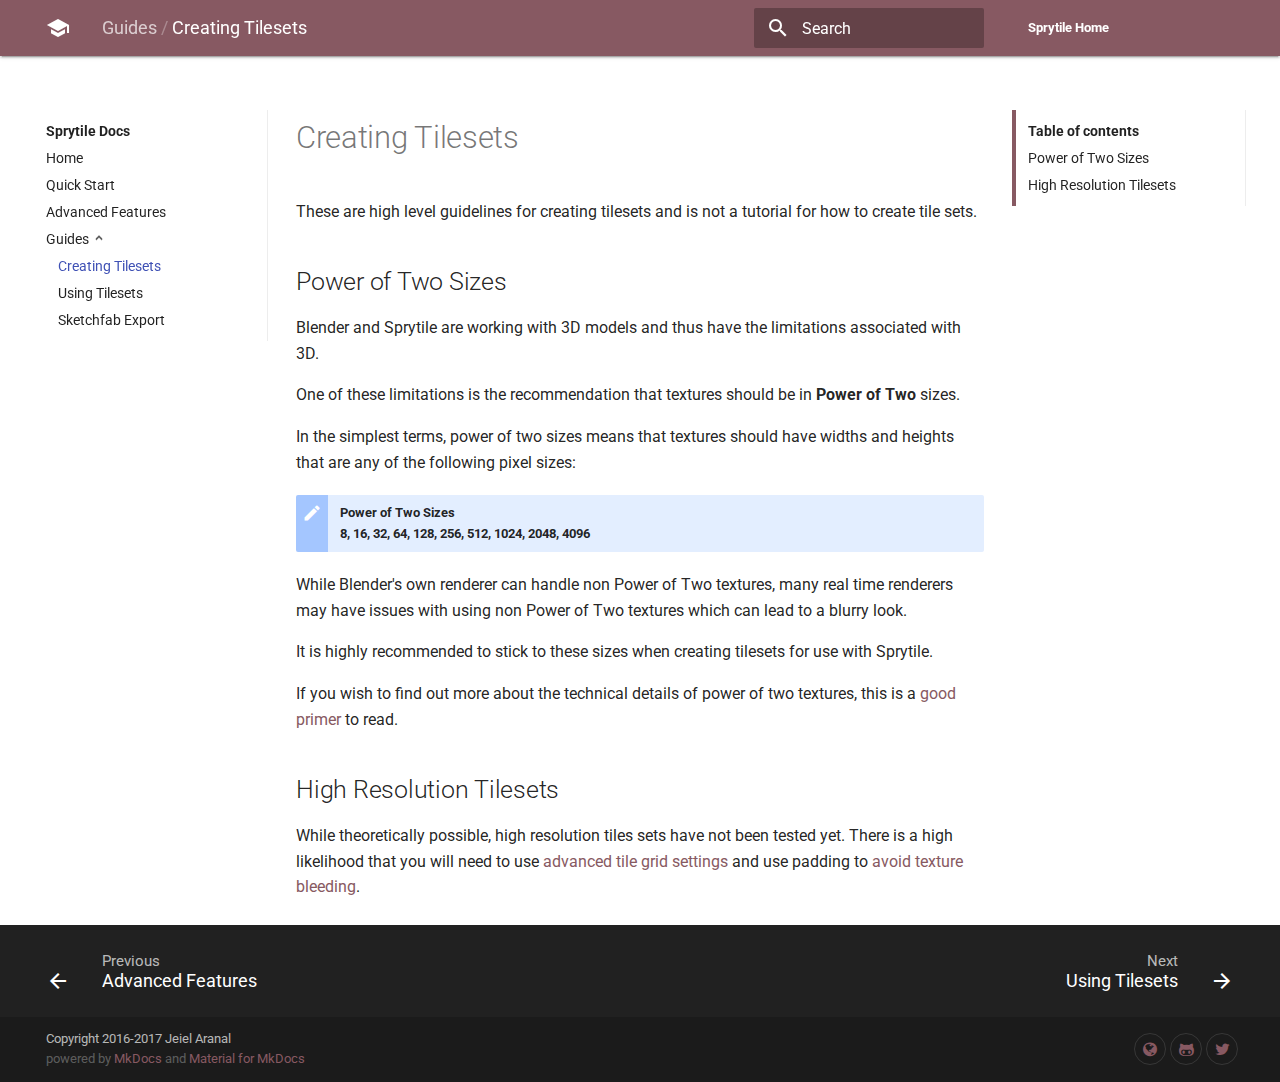
<file: creating-tilesets/index.html>
<!DOCTYPE html>
<html lang="en" class="no-js">
  <head>
    
      <meta charset="utf-8">
      <meta name="viewport" content="width=device-width,initial-scale=1">
      <meta http-equiv="x-ua-compatible" content="ie=edge">
      
        <meta name="description" content="A tile map editor for Blender">
      
      
        <link rel="canonical" href="http://itch.sprytile.xyz/creating-tilesets/">
      
      
        <meta name="author" content="Jeiel Aranal">
      
      
        <link rel="shortcut icon" href="../assets/images/favicon.png">
      
      <meta name="generator" content="mkdocs-0.16.1, mkdocs-material-1.8.0">
    
    
      
        <title>Creating Tilesets - Sprytile Docs</title>
      
    
    
      <script src="../assets/javascripts/modernizr-1df76c4e58.js"></script>
    
    
      <link rel="stylesheet" href="../assets/stylesheets/application-bfecc7305d.css">
      
        <link rel="stylesheet" href="../assets/stylesheets/application-02c2a4388f.palette.css">
      
    
    
      
        
        
        
        <link rel="stylesheet" href="https://fonts.googleapis.com/css?family=Roboto:300,400,400i,700|Roboto+Mono">
        <style>body,input{font-family:"Roboto","Helvetica Neue",Helvetica,Arial,sans-serif}code,kbd,pre{font-family:"Roboto Mono","Courier New",Courier,monospace}</style>
      
      <link rel="stylesheet" href="https://fonts.googleapis.com/icon?family=Material+Icons">
    
    
      <link rel="stylesheet" href="../stylesheets/extra.css">
    
    
  </head>
  
  
  
  
    <body data-md-color-primary="indigo" data-md-color-accent="light-blue">
  
    <svg class="md-svg">
      <defs>
        
        
      </defs>
    </svg>
    <input class="md-toggle" data-md-toggle="drawer" type="checkbox" id="drawer">
    <input class="md-toggle" data-md-toggle="search" type="checkbox" id="search">
    <label class="md-overlay" data-md-component="overlay" for="drawer"></label>
    
      <header class="md-header" data-md-component="header">
  <nav class="md-header-nav md-grid">
    <div class="md-flex">
      <div class="md-flex__cell md-flex__cell--shrink">
        
          <a href="http://itch.sprytile.xyz" title="Sprytile Docs" class="md-icon md-icon--home md-header-nav__button">
          </a>
        
      </div>
      <div class="md-flex__cell md-flex__cell--shrink">
        <label class="md-icon md-icon--menu md-header-nav__button" for="drawer"></label>
      </div>
      <div class="md-flex__cell md-flex__cell--stretch">
        <span class="md-flex__ellipsis md-header-nav__title">
          
            
              
                <span class="md-header-nav__parent">
                  Guides
                </span>
              
            
            Creating Tilesets
          
        </span>
      </div>
      <div class="md-flex__cell md-flex__cell--shrink">
        
          <label class="md-icon md-icon--search md-header-nav__button" for="search"></label>
          
<div class="md-search" data-md-component="search" role="dialog">
  <label class="md-search__overlay" for="search"></label>
  <div class="md-search__inner">
    <form class="md-search__form" name="search">
      <input type="text" class="md-search__input" name="query" required placeholder="Search" autocapitalize="off" autocorrect="off" autocomplete="off" spellcheck="false" data-md-component="query">
      <label class="md-icon md-search__icon" for="search"></label>
      <button type="reset" class="md-icon md-search__icon" data-md-component="reset">close</button>
    </form>
    <div class="md-search__output">
      <div class="md-search__scrollwrap" data-md-scrollfix>
        <div class="md-search-result" data-md-component="result" data-md-lang-search="" data-md-lang-tokenizer="[\s\-]+">
          <div class="md-search-result__meta" data-md-lang-result-none="No matching documents" data-md-lang-result-one="1 matching document" data-md-lang-result-other="# matching documents">
            Type to start searching
          </div>
          <ol class="md-search-result__list"></ol>
        </div>
      </div>
    </div>
  </div>
</div>
        
      </div>
      
        <div class="md-flex__cell md-flex__cell--shrink">
          <div class="md-header-nav__source">
            


  


  <a href="http://itch.sprytile.xyz" title="Go to repository" class="md-source" data-md-source="">
    
    <div class="md-source__repository">
      Sprytile Home
    </div>
  </a>

          </div>
        </div>
      
    </div>
  </nav>
</header>
    
    <div class="md-container">
      
      
      <main class="md-main">
        <div class="md-main__inner md-grid" data-md-component="container">
          
            
              <div class="md-sidebar md-sidebar--primary" data-md-component="navigation">
                <div class="md-sidebar__scrollwrap">
                  <div class="md-sidebar__inner">
                    <nav class="md-nav md-nav--primary" data-md-level="0">
  <label class="md-nav__title md-nav__title--site" for="drawer">
    
      <i class="md-icon md-icon--home md-nav__button"></i>
    
    Sprytile Docs
  </label>
  
    <div class="md-nav__source">
      


  


  <a href="http://itch.sprytile.xyz" title="Go to repository" class="md-source" data-md-source="">
    
    <div class="md-source__repository">
      Sprytile Home
    </div>
  </a>

    </div>
  
  <ul class="md-nav__list" data-md-scrollfix>
    
      
      
      


  <li class="md-nav__item">
    <a href=".." title="Home" class="md-nav__link">
      Home
    </a>
  </li>

    
      
      
      


  <li class="md-nav__item">
    <a href="../quick-start/" title="Quick Start" class="md-nav__link">
      Quick Start
    </a>
  </li>

    
      
      
      


  <li class="md-nav__item">
    <a href="../advanced-features/" title="Advanced Features" class="md-nav__link">
      Advanced Features
    </a>
  </li>

    
      
      
      

  


  <li class="md-nav__item md-nav__item--active md-nav__item--nested">
    
      <input class="md-toggle md-nav__toggle" data-md-toggle="nav-4" type="checkbox" id="nav-4" checked>
    
    <label class="md-nav__link" for="nav-4">
      Guides
    </label>
    <nav class="md-nav" data-md-component="collapsible" data-md-level="1">
      <label class="md-nav__title" for="nav-4">
        Guides
      </label>
      <ul class="md-nav__list" data-md-scrollfix>
        
        
          
          
          

  


  <li class="md-nav__item md-nav__item--active">
    
    <input class="md-toggle md-nav__toggle" data-md-toggle="toc" type="checkbox" id="toc">
    
      
    
    
      <label class="md-nav__link md-nav__link--active" for="toc">
        Creating Tilesets
      </label>
    
    <a href="./" title="Creating Tilesets" class="md-nav__link md-nav__link--active">
      Creating Tilesets
    </a>
    
      
<nav class="md-nav md-nav--secondary">
  
  
    
  
  
    <label class="md-nav__title" for="toc">Table of contents</label>
    <ul class="md-nav__list" data-md-scrollfix>
      
        <li class="md-nav__item">
  <a href="#power-of-two-sizes" title="Power of Two Sizes" class="md-nav__link">
    Power of Two Sizes
  </a>
  
</li>
      
        <li class="md-nav__item">
  <a href="#high-resolution-tilesets" title="High Resolution Tilesets" class="md-nav__link">
    High Resolution Tilesets
  </a>
  
</li>
      
      
      
    </ul>
  
</nav>
    
  </li>

        
          
          
          


  <li class="md-nav__item">
    <a href="../using-tilesets/" title="Using Tilesets" class="md-nav__link">
      Using Tilesets
    </a>
  </li>

        
          
          
          


  <li class="md-nav__item">
    <a href="../sketchfab/" title="Sketchfab Export" class="md-nav__link">
      Sketchfab Export
    </a>
  </li>

        
      </ul>
    </nav>
  </li>

    
  </ul>
</nav>
                  </div>
                </div>
              </div>
            
            
              <div class="md-sidebar md-sidebar--secondary" data-md-component="toc">
                <div class="md-sidebar__scrollwrap">
                  <div class="md-sidebar__inner">
                    
<nav class="md-nav md-nav--secondary">
  
  
    
  
  
    <label class="md-nav__title" for="toc">Table of contents</label>
    <ul class="md-nav__list" data-md-scrollfix>
      
        <li class="md-nav__item">
  <a href="#power-of-two-sizes" title="Power of Two Sizes" class="md-nav__link">
    Power of Two Sizes
  </a>
  
</li>
      
        <li class="md-nav__item">
  <a href="#high-resolution-tilesets" title="High Resolution Tilesets" class="md-nav__link">
    High Resolution Tilesets
  </a>
  
</li>
      
      
      
    </ul>
  
</nav>
                  </div>
                </div>
              </div>
            
          
          <div class="md-content">
            <article class="md-content__inner md-typeset">
              
                
                
                <h1 id="creating-tilesets">Creating Tilesets<a class="headerlink" href="#creating-tilesets" title="Permanent link">&para;</a></h1>
<p>These are high level guidelines for creating tilesets and is not a tutorial for how to create tile sets.</p>
<h2 id="power-of-two-sizes">Power of Two Sizes<a class="headerlink" href="#power-of-two-sizes" title="Permanent link">&para;</a></h2>
<p>Blender and Sprytile are working with 3D models and thus have the limitations associated with 3D.</p>
<p>One of these limitations is the recommendation that textures should be in <strong>Power of Two</strong> sizes.</p>
<p>In the simplest terms, power of two sizes means that textures should have widths and heights that are any of the following pixel sizes:</p>
<div class="admonition note">
<p class="admonition-title">Power of Two Sizes</p>
<p><strong>8, 16, 32, 64, 128, 256, 512, 1024, 2048, 4096</strong></p>
</div>
<p>While Blender's own renderer can handle non Power of Two textures, many real time renderers may have issues with using non Power of Two textures which can lead to a blurry look.</p>
<p>It is highly recommended to stick to these sizes when creating tilesets for use with Sprytile.</p>
<p>If you wish to find out more about the technical details of power of two textures, this is a <a href="https://www.katsbits.com/tutorials/textures/make-better-textures-correct-size-and-power-of-two.php">good primer</a> to read.</p>
<h2 id="high-resolution-tilesets">High Resolution Tilesets<a class="headerlink" href="#high-resolution-tilesets" title="Permanent link">&para;</a></h2>
<p>While theoretically possible, high resolution tiles sets have not been tested yet. There is a high likelihood that you will need to use <a href="../advanced-features/#additional-tile-grid-settings">advanced tile grid settings</a> and use padding to <a href="https://itch.io/t/72048/suggestion-for-accomodating-bleeding-fix">avoid texture bleeding</a>.</p>
                
                  
                
              
              
                
              
            </article>
          </div>
        </div>
      </main>
      
        
<footer class="md-footer">
  
    <div class="md-footer-nav">
      <nav class="md-footer-nav__inner md-grid">
        
          <a href="../advanced-features/" title="Advanced Features" class="md-flex md-footer-nav__link md-footer-nav__link--prev" rel="prev">
            <div class="md-flex__cell md-flex__cell--shrink">
              <i class="md-icon md-icon--arrow-back md-footer-nav__button"></i>
            </div>
            <div class="md-flex__cell md-flex__cell--stretch md-footer-nav__title">
              <span class="md-flex__ellipsis">
                <span class="md-footer-nav__direction">
                  Previous
                </span>
                Advanced Features
              </span>
            </div>
          </a>
        
        
          <a href="../using-tilesets/" title="Using Tilesets" class="md-flex md-footer-nav__link md-footer-nav__link--next" rel="next">
            <div class="md-flex__cell md-flex__cell--stretch md-footer-nav__title">
              <span class="md-flex__ellipsis">
                <span class="md-footer-nav__direction">
                  Next
                </span>
                Using Tilesets
              </span>
            </div>
            <div class="md-flex__cell md-flex__cell--shrink">
              <i class="md-icon md-icon--arrow-forward md-footer-nav__button"></i>
            </div>
          </a>
        
      </nav>
    </div>
  
  <div class="md-footer-meta md-typeset">
    <div class="md-footer-meta__inner md-grid">
      <div class="md-footer-copyright">
        
          <div class="md-footer-copyright__highlight">
            Copyright 2016-2017 Jeiel Aranal
          </div>
        
        powered by
        <a href="http://www.mkdocs.org" title="MkDocs">MkDocs</a>
        and
        <a href="http://squidfunk.github.io/mkdocs-material/" title="Material for MkDocs">
          Material for MkDocs</a>
      </div>
      
        
  <div class="md-footer-social">
    
    <link rel="stylesheet" href="https://cdnjs.cloudflare.com/ajax/libs/font-awesome/4.7.0/css/font-awesome.min.css">
    
      <a href="https://chemikhazi.itch.io/sprytile" class="md-footer-social__link fa fa-globe"></a>
    
      <a href="https://github.com/chemikhazi" class="md-footer-social__link fa fa-github-alt"></a>
    
      <a href="https://twitter.com/chemikhazi" class="md-footer-social__link fa fa-twitter"></a>
    
  </div>

      
    </div>
  </div>
</footer>
      
    </div>
    
      <script src="../assets/javascripts/application-1d6ee6ee6c.js"></script>
      
      
      <script>app.initialize({url:{base:".."}})</script>
      
    
    
      
    
  </body>
</html>
</file>
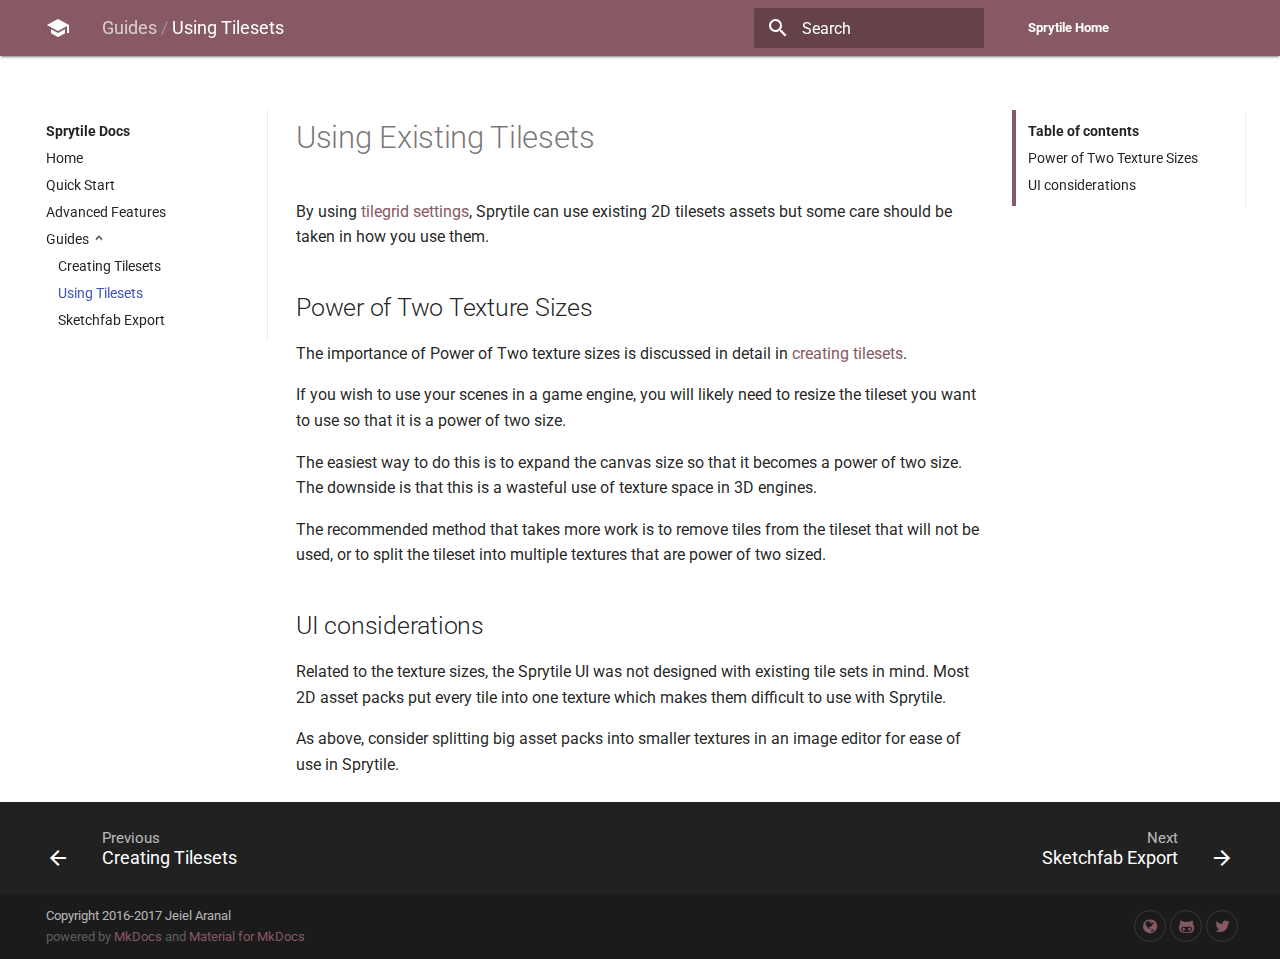
<file: using-tilesets/index.html>
<!DOCTYPE html>
<html lang="en" class="no-js">
  <head>
    
      <meta charset="utf-8">
      <meta name="viewport" content="width=device-width,initial-scale=1">
      <meta http-equiv="x-ua-compatible" content="ie=edge">
      
        <meta name="description" content="A tile map editor for Blender">
      
      
        <link rel="canonical" href="http://itch.sprytile.xyz/using-tilesets/">
      
      
        <meta name="author" content="Jeiel Aranal">
      
      
        <link rel="shortcut icon" href="../assets/images/favicon.png">
      
      <meta name="generator" content="mkdocs-0.16.1, mkdocs-material-1.8.0">
    
    
      
        <title>Using Tilesets - Sprytile Docs</title>
      
    
    
      <script src="../assets/javascripts/modernizr-1df76c4e58.js"></script>
    
    
      <link rel="stylesheet" href="../assets/stylesheets/application-bfecc7305d.css">
      
        <link rel="stylesheet" href="../assets/stylesheets/application-02c2a4388f.palette.css">
      
    
    
      
        
        
        
        <link rel="stylesheet" href="https://fonts.googleapis.com/css?family=Roboto:300,400,400i,700|Roboto+Mono">
        <style>body,input{font-family:"Roboto","Helvetica Neue",Helvetica,Arial,sans-serif}code,kbd,pre{font-family:"Roboto Mono","Courier New",Courier,monospace}</style>
      
      <link rel="stylesheet" href="https://fonts.googleapis.com/icon?family=Material+Icons">
    
    
      <link rel="stylesheet" href="../stylesheets/extra.css">
    
    
  </head>
  
  
  
  
    <body data-md-color-primary="indigo" data-md-color-accent="light-blue">
  
    <svg class="md-svg">
      <defs>
        
        
      </defs>
    </svg>
    <input class="md-toggle" data-md-toggle="drawer" type="checkbox" id="drawer">
    <input class="md-toggle" data-md-toggle="search" type="checkbox" id="search">
    <label class="md-overlay" data-md-component="overlay" for="drawer"></label>
    
      <header class="md-header" data-md-component="header">
  <nav class="md-header-nav md-grid">
    <div class="md-flex">
      <div class="md-flex__cell md-flex__cell--shrink">
        
          <a href="http://itch.sprytile.xyz" title="Sprytile Docs" class="md-icon md-icon--home md-header-nav__button">
          </a>
        
      </div>
      <div class="md-flex__cell md-flex__cell--shrink">
        <label class="md-icon md-icon--menu md-header-nav__button" for="drawer"></label>
      </div>
      <div class="md-flex__cell md-flex__cell--stretch">
        <span class="md-flex__ellipsis md-header-nav__title">
          
            
              
                <span class="md-header-nav__parent">
                  Guides
                </span>
              
            
            Using Tilesets
          
        </span>
      </div>
      <div class="md-flex__cell md-flex__cell--shrink">
        
          <label class="md-icon md-icon--search md-header-nav__button" for="search"></label>
          
<div class="md-search" data-md-component="search" role="dialog">
  <label class="md-search__overlay" for="search"></label>
  <div class="md-search__inner">
    <form class="md-search__form" name="search">
      <input type="text" class="md-search__input" name="query" required placeholder="Search" autocapitalize="off" autocorrect="off" autocomplete="off" spellcheck="false" data-md-component="query">
      <label class="md-icon md-search__icon" for="search"></label>
      <button type="reset" class="md-icon md-search__icon" data-md-component="reset">close</button>
    </form>
    <div class="md-search__output">
      <div class="md-search__scrollwrap" data-md-scrollfix>
        <div class="md-search-result" data-md-component="result" data-md-lang-search="" data-md-lang-tokenizer="[\s\-]+">
          <div class="md-search-result__meta" data-md-lang-result-none="No matching documents" data-md-lang-result-one="1 matching document" data-md-lang-result-other="# matching documents">
            Type to start searching
          </div>
          <ol class="md-search-result__list"></ol>
        </div>
      </div>
    </div>
  </div>
</div>
        
      </div>
      
        <div class="md-flex__cell md-flex__cell--shrink">
          <div class="md-header-nav__source">
            


  


  <a href="http://itch.sprytile.xyz" title="Go to repository" class="md-source" data-md-source="">
    
    <div class="md-source__repository">
      Sprytile Home
    </div>
  </a>

          </div>
        </div>
      
    </div>
  </nav>
</header>
    
    <div class="md-container">
      
      
      <main class="md-main">
        <div class="md-main__inner md-grid" data-md-component="container">
          
            
              <div class="md-sidebar md-sidebar--primary" data-md-component="navigation">
                <div class="md-sidebar__scrollwrap">
                  <div class="md-sidebar__inner">
                    <nav class="md-nav md-nav--primary" data-md-level="0">
  <label class="md-nav__title md-nav__title--site" for="drawer">
    
      <i class="md-icon md-icon--home md-nav__button"></i>
    
    Sprytile Docs
  </label>
  
    <div class="md-nav__source">
      


  


  <a href="http://itch.sprytile.xyz" title="Go to repository" class="md-source" data-md-source="">
    
    <div class="md-source__repository">
      Sprytile Home
    </div>
  </a>

    </div>
  
  <ul class="md-nav__list" data-md-scrollfix>
    
      
      
      


  <li class="md-nav__item">
    <a href=".." title="Home" class="md-nav__link">
      Home
    </a>
  </li>

    
      
      
      


  <li class="md-nav__item">
    <a href="../quick-start/" title="Quick Start" class="md-nav__link">
      Quick Start
    </a>
  </li>

    
      
      
      


  <li class="md-nav__item">
    <a href="../advanced-features/" title="Advanced Features" class="md-nav__link">
      Advanced Features
    </a>
  </li>

    
      
      
      

  


  <li class="md-nav__item md-nav__item--active md-nav__item--nested">
    
      <input class="md-toggle md-nav__toggle" data-md-toggle="nav-4" type="checkbox" id="nav-4" checked>
    
    <label class="md-nav__link" for="nav-4">
      Guides
    </label>
    <nav class="md-nav" data-md-component="collapsible" data-md-level="1">
      <label class="md-nav__title" for="nav-4">
        Guides
      </label>
      <ul class="md-nav__list" data-md-scrollfix>
        
        
          
          
          


  <li class="md-nav__item">
    <a href="../creating-tilesets/" title="Creating Tilesets" class="md-nav__link">
      Creating Tilesets
    </a>
  </li>

        
          
          
          

  


  <li class="md-nav__item md-nav__item--active">
    
    <input class="md-toggle md-nav__toggle" data-md-toggle="toc" type="checkbox" id="toc">
    
      
    
    
      <label class="md-nav__link md-nav__link--active" for="toc">
        Using Tilesets
      </label>
    
    <a href="./" title="Using Tilesets" class="md-nav__link md-nav__link--active">
      Using Tilesets
    </a>
    
      
<nav class="md-nav md-nav--secondary">
  
  
    
  
  
    <label class="md-nav__title" for="toc">Table of contents</label>
    <ul class="md-nav__list" data-md-scrollfix>
      
        <li class="md-nav__item">
  <a href="#power-of-two-texture-sizes" title="Power of Two Texture Sizes" class="md-nav__link">
    Power of Two Texture Sizes
  </a>
  
</li>
      
        <li class="md-nav__item">
  <a href="#ui-considerations" title="UI considerations" class="md-nav__link">
    UI considerations
  </a>
  
</li>
      
      
      
    </ul>
  
</nav>
    
  </li>

        
          
          
          


  <li class="md-nav__item">
    <a href="../sketchfab/" title="Sketchfab Export" class="md-nav__link">
      Sketchfab Export
    </a>
  </li>

        
      </ul>
    </nav>
  </li>

    
  </ul>
</nav>
                  </div>
                </div>
              </div>
            
            
              <div class="md-sidebar md-sidebar--secondary" data-md-component="toc">
                <div class="md-sidebar__scrollwrap">
                  <div class="md-sidebar__inner">
                    
<nav class="md-nav md-nav--secondary">
  
  
    
  
  
    <label class="md-nav__title" for="toc">Table of contents</label>
    <ul class="md-nav__list" data-md-scrollfix>
      
        <li class="md-nav__item">
  <a href="#power-of-two-texture-sizes" title="Power of Two Texture Sizes" class="md-nav__link">
    Power of Two Texture Sizes
  </a>
  
</li>
      
        <li class="md-nav__item">
  <a href="#ui-considerations" title="UI considerations" class="md-nav__link">
    UI considerations
  </a>
  
</li>
      
      
      
    </ul>
  
</nav>
                  </div>
                </div>
              </div>
            
          
          <div class="md-content">
            <article class="md-content__inner md-typeset">
              
                
                
                <h1 id="using-existing-tilesets">Using Existing Tilesets<a class="headerlink" href="#using-existing-tilesets" title="Permanent link">&para;</a></h1>
<p>By using <a href="../advanced-features#additional-tile-grid-settings">tilegrid settings</a>, Sprytile can use existing 2D tilesets assets but some care should be taken in how you use them.</p>
<h2 id="power-of-two-texture-sizes">Power of Two Texture Sizes<a class="headerlink" href="#power-of-two-texture-sizes" title="Permanent link">&para;</a></h2>
<p>The importance of Power of Two texture sizes is discussed in detail in <a href="../creating-tilesets#power-of-two-sizes">creating tilesets</a>.</p>
<p>If you wish to use your scenes in a game engine, you will likely need to resize the tileset you want to use so that it is a power of two size.</p>
<p>The easiest way to do this is to expand the canvas size so that it becomes a power of two size. The downside is that this is a wasteful use of texture space in 3D engines.</p>
<p>The recommended method that takes more work is to remove tiles from the tileset that will not be used, or to split the tileset into multiple textures that are power of two sized.</p>
<h2 id="ui-considerations">UI considerations<a class="headerlink" href="#ui-considerations" title="Permanent link">&para;</a></h2>
<p>Related to the texture sizes, the Sprytile UI was not designed with existing tile sets in mind. Most 2D asset packs put every tile into one texture which makes them difficult to use with Sprytile.</p>
<p>As above, consider splitting big asset packs into smaller textures in an image editor for ease of use in Sprytile.</p>
                
                  
                
              
              
                
              
            </article>
          </div>
        </div>
      </main>
      
        
<footer class="md-footer">
  
    <div class="md-footer-nav">
      <nav class="md-footer-nav__inner md-grid">
        
          <a href="../creating-tilesets/" title="Creating Tilesets" class="md-flex md-footer-nav__link md-footer-nav__link--prev" rel="prev">
            <div class="md-flex__cell md-flex__cell--shrink">
              <i class="md-icon md-icon--arrow-back md-footer-nav__button"></i>
            </div>
            <div class="md-flex__cell md-flex__cell--stretch md-footer-nav__title">
              <span class="md-flex__ellipsis">
                <span class="md-footer-nav__direction">
                  Previous
                </span>
                Creating Tilesets
              </span>
            </div>
          </a>
        
        
          <a href="../sketchfab/" title="Sketchfab Export" class="md-flex md-footer-nav__link md-footer-nav__link--next" rel="next">
            <div class="md-flex__cell md-flex__cell--stretch md-footer-nav__title">
              <span class="md-flex__ellipsis">
                <span class="md-footer-nav__direction">
                  Next
                </span>
                Sketchfab Export
              </span>
            </div>
            <div class="md-flex__cell md-flex__cell--shrink">
              <i class="md-icon md-icon--arrow-forward md-footer-nav__button"></i>
            </div>
          </a>
        
      </nav>
    </div>
  
  <div class="md-footer-meta md-typeset">
    <div class="md-footer-meta__inner md-grid">
      <div class="md-footer-copyright">
        
          <div class="md-footer-copyright__highlight">
            Copyright 2016-2017 Jeiel Aranal
          </div>
        
        powered by
        <a href="http://www.mkdocs.org" title="MkDocs">MkDocs</a>
        and
        <a href="http://squidfunk.github.io/mkdocs-material/" title="Material for MkDocs">
          Material for MkDocs</a>
      </div>
      
        
  <div class="md-footer-social">
    
    <link rel="stylesheet" href="https://cdnjs.cloudflare.com/ajax/libs/font-awesome/4.7.0/css/font-awesome.min.css">
    
      <a href="https://chemikhazi.itch.io/sprytile" class="md-footer-social__link fa fa-globe"></a>
    
      <a href="https://github.com/chemikhazi" class="md-footer-social__link fa fa-github-alt"></a>
    
      <a href="https://twitter.com/chemikhazi" class="md-footer-social__link fa fa-twitter"></a>
    
  </div>

      
    </div>
  </div>
</footer>
      
    </div>
    
      <script src="../assets/javascripts/application-1d6ee6ee6c.js"></script>
      
      
      <script>app.initialize({url:{base:".."}})</script>
      
    
    
      
    
  </body>
</html>
</file>
<file: assets/stylesheets/application-bfecc7305d.css>
html{box-sizing:border-box}*,:after,:before{box-sizing:inherit}html{-webkit-text-size-adjust:none;-ms-text-size-adjust:none;text-size-adjust:none}body{margin:0}hr{overflow:visible;box-sizing:content-box}a{-webkit-text-decoration-skip:objects}a,button,input,label{-webkit-tap-highlight-color:transparent}a{color:inherit;text-decoration:none}a:active,a:hover{outline-width:0}small,sub,sup{font-size:80%}sub,sup{position:relative;line-height:0;vertical-align:baseline}sub{bottom:-.25em}sup{top:-.5em}img{border-style:none}table{border-collapse:collapse;border-spacing:0}td,th{font-weight:400;vertical-align:top}button{padding:0;background:transparent;font-size:inherit}button,input{border:0;outline:0}.admonition:before,.md-clipboard:before,.md-icon,.md-nav__button,.md-nav__link:after,.md-nav__title:before,.md-search-result__article--document:before,.md-source-file:before,.md-typeset .critic.comment:before,.md-typeset .footnote-backref,.md-typeset .task-list-control .task-list-indicator:before{font-family:Material Icons;font-style:normal;font-variant:normal;font-weight:400;line-height:1;text-transform:none;white-space:nowrap;speak:none;word-wrap:normal;direction:ltr}.md-content__icon,.md-footer-nav__button,.md-header-nav__button,.md-nav__button,.md-nav__title:before,.md-search-result__article--document:before{display:inline-block;margin:.4rem;padding:.8rem;font-size:2.4rem;cursor:pointer}.md-icon--arrow-back:before{content:"arrow_back"}.md-icon--arrow-forward:before{content:"arrow_forward"}.md-icon--menu:before{content:"menu"}.md-icon--search:before{content:"search"}.md-icon--home:before{content:"school"}body{-webkit-font-smoothing:antialiased;-moz-osx-font-smoothing:grayscale}body,input{color:rgba(0,0,0,.87);-webkit-font-feature-settings:"kern","liga";font-feature-settings:"kern","liga";font-family:Helvetica Neue,Helvetica,Arial,sans-serif;font-weight:400}code,kbd,pre{color:rgba(0,0,0,.87);-webkit-font-feature-settings:"kern";font-feature-settings:"kern";font-family:Courier New,Courier,monospace;font-weight:400}.md-typeset{font-size:1.6rem;line-height:1.6;-webkit-print-color-adjust:exact}.md-typeset blockquote,.md-typeset ol,.md-typeset p,.md-typeset ul{margin:1em 0}.md-typeset h1{margin:0 0 4rem;color:rgba(0,0,0,.54);font-size:3.125rem;line-height:1.3}.md-typeset h1,.md-typeset h2{font-weight:300;letter-spacing:-.01em}.md-typeset h2{margin:4rem 0 1.6rem;font-size:2.5rem;line-height:1.4}.md-typeset h3{margin:3.2rem 0 1.6rem;font-size:2rem;font-weight:400;letter-spacing:-.01em;line-height:1.5}.md-typeset h2+h3{margin-top:1.6rem}.md-typeset h4{font-size:1.6rem}.md-typeset h4,.md-typeset h5,.md-typeset h6{margin:1.6rem 0;font-weight:700;letter-spacing:-.01em}.md-typeset h5,.md-typeset h6{color:rgba(0,0,0,.54);font-size:1.28rem}.md-typeset h5{text-transform:uppercase}.md-typeset hr{margin:1.5em 0;border-bottom:.1rem dotted rgba(0,0,0,.26)}.md-typeset a{color:#3f51b5;word-break:break-word}.md-typeset a,.md-typeset a:before{-webkit-transition:color .125s;transition:color .125s}.md-typeset a:active,.md-typeset a:hover{color:#536dfe}.md-typeset code,.md-typeset pre{background-color:hsla(0,0%,93%,.5);color:#37474f;font-size:85%}.md-typeset code{margin:0 .29412em;padding:.07353em 0;border-radius:.2rem;box-shadow:.29412em 0 0 hsla(0,0%,93%,.5),-.29412em 0 0 hsla(0,0%,93%,.5);word-break:break-word;-webkit-box-decoration-break:clone;box-decoration-break:clone}.md-typeset h1 code,.md-typeset h2 code,.md-typeset h3 code,.md-typeset h4 code,.md-typeset h5 code,.md-typeset h6 code{margin:0;background-color:transparent;box-shadow:none}.md-typeset a>code{margin:inherit;padding:inherit;border-radius:none;background-color:inherit;color:inherit;box-shadow:none}.md-typeset pre{position:relative;margin:1em 0;border-radius:.2rem;line-height:1.4;-webkit-overflow-scrolling:touch}.md-typeset pre>code{display:block;margin:0;padding:1.05rem 1.2rem;background-color:transparent;font-size:inherit;box-shadow:none;-webkit-box-decoration-break:none;box-decoration-break:none;overflow:auto}.md-typeset pre>code::-webkit-scrollbar{width:.4rem;height:.4rem}.md-typeset pre>code::-webkit-scrollbar-thumb{background-color:rgba(0,0,0,.26)}.md-typeset pre>code::-webkit-scrollbar-thumb:hover{background-color:#536dfe}.md-typeset kbd{padding:0 .29412em;border:.1rem solid #c9c9c9;border-radius:.2rem;border-bottom-color:#bcbcbc;background-color:#fcfcfc;color:#555;font-size:85%;box-shadow:0 .1rem 0 #b0b0b0;word-break:break-word}.md-typeset mark{margin:0 .25em;padding:.0625em 0;border-radius:.2rem;background-color:rgba(255,235,59,.5);box-shadow:.25em 0 0 rgba(255,235,59,.5),-.25em 0 0 rgba(255,235,59,.5);word-break:break-word;-webkit-box-decoration-break:clone;box-decoration-break:clone}.md-typeset abbr{border-bottom:.1rem dotted rgba(0,0,0,.54);text-decoration:none;cursor:help}.md-typeset small{opacity:.75}.md-typeset sub,.md-typeset sup{margin-left:.07812em}.md-typeset blockquote{padding-left:1.2rem;border-left:.4rem solid rgba(0,0,0,.26);color:rgba(0,0,0,.54)}.md-typeset ul{list-style-type:disc}.md-typeset ol,.md-typeset ul{margin-left:.625em;padding:0}.md-typeset ol ol,.md-typeset ul ol{list-style-type:lower-alpha}.md-typeset ol ol ol,.md-typeset ul ol ol{list-style-type:lower-roman}.md-typeset ol li,.md-typeset ul li{margin-bottom:.5em;margin-left:1.25em}.md-typeset ol li blockquote,.md-typeset ol li p,.md-typeset ul li blockquote,.md-typeset ul li p{margin:.5em 0}.md-typeset ol li:last-child,.md-typeset ul li:last-child{margin-bottom:0}.md-typeset ol li ol,.md-typeset ol li ul,.md-typeset ul li ol,.md-typeset ul li ul{margin:.5em 0 .5em .625em}.md-typeset dd{margin:1em 0 1em 1.875em}.md-typeset iframe,.md-typeset img,.md-typeset svg{max-width:100%}.md-typeset table:not([class]){box-shadow:0 2px 2px 0 rgba(0,0,0,.14),0 1px 5px 0 rgba(0,0,0,.12),0 3px 1px -2px rgba(0,0,0,.2);display:inline-block;max-width:100%;border-radius:.2rem;font-size:1.28rem;overflow:auto;-webkit-overflow-scrolling:touch}.md-typeset table:not([class])+*{margin-top:1.5em}.md-typeset table:not([class]) td:not([align]),.md-typeset table:not([class]) th:not([align]){text-align:left}.md-typeset table:not([class]) th{min-width:10rem;padding:1.2rem 1.6rem;background-color:rgba(0,0,0,.54);color:#fff;vertical-align:top}.md-typeset table:not([class]) td{padding:1.2rem 1.6rem;border-top:.1rem solid rgba(0,0,0,.07);vertical-align:top}.md-typeset table:not([class]) tr:first-child td{border-top:0}.md-typeset table:not([class]) a{word-break:normal}.md-typeset__scrollwrap{margin:1em -1.6rem;overflow-x:auto;-webkit-overflow-scrolling:touch}.md-typeset .md-typeset__table{display:inline-block;margin-bottom:.5em;padding:0 1.6rem}.md-typeset .md-typeset__table table{display:table;width:100%;margin:0;overflow:hidden}html{font-size:62.5%}body,html{height:100%}body{position:relative}hr{display:block;height:.1rem;padding:0;border:0}.md-svg{display:none}.md-grid{max-width:122rem;margin-right:auto;margin-left:auto}.md-container,.md-main{overflow:auto}.md-container{display:table;width:100%;height:100%;padding-top:5.6rem;table-layout:fixed}.md-main{display:table-row;height:100%}.md-main__inner{min-height:100%;padding-top:3rem;padding-bottom:.1rem}.md-toggle{display:none}.md-overlay{position:fixed;top:0;width:0;height:0;-webkit-transition:width 0s .25s,height 0s .25s,opacity .25s;transition:width 0s .25s,height 0s .25s,opacity .25s;background-color:rgba(0,0,0,.54);opacity:0;z-index:3}.md-flex{display:table}.md-flex__cell{display:table-cell;position:relative;vertical-align:top}.md-flex__cell--shrink{width:0}.md-flex__cell--stretch{display:table;width:100%;table-layout:fixed}.md-flex__ellipsis{display:table-cell;text-overflow:ellipsis;white-space:nowrap;overflow:hidden}@page{margin:25mm}.md-clipboard{position:absolute;top:.6rem;right:.6rem;width:2.8rem;height:2.8rem;border-radius:.2rem;font-size:1.6rem;cursor:pointer;z-index:1;-webkit-backface-visibility:hidden;backface-visibility:hidden}.md-clipboard:before{-webkit-transition:color .25s,opacity .25s;transition:color .25s,opacity .25s;color:rgba(0,0,0,.54);content:"content_copy";opacity:.25}.codehilite:hover .md-clipboard:before,.md-typeset .highlight:hover .md-clipboard:before,pre:hover .md-clipboard:before{opacity:1}.md-clipboard:active:before,.md-clipboard:hover:before{color:#536dfe}.md-clipboard__message{display:block;position:absolute;top:0;right:3.4rem;padding:.6rem 1rem;-webkit-transform:translateX(.8rem);transform:translateX(.8rem);-webkit-transition:opacity .175s,-webkit-transform .25s cubic-bezier(.9,.1,.9,0);transition:opacity .175s,-webkit-transform .25s cubic-bezier(.9,.1,.9,0);transition:transform .25s cubic-bezier(.9,.1,.9,0),opacity .175s;transition:transform .25s cubic-bezier(.9,.1,.9,0),opacity .175s,-webkit-transform .25s cubic-bezier(.9,.1,.9,0);border-radius:.2rem;background:rgba(0,0,0,.54);color:#fff;font-size:1.28rem;white-space:nowrap;opacity:0;pointer-events:none}.md-clipboard__message--active{-webkit-transform:translateX(0);transform:translateX(0);-webkit-transition:opacity .175s 75ms,-webkit-transform .25s cubic-bezier(.4,0,.2,1);transition:opacity .175s 75ms,-webkit-transform .25s cubic-bezier(.4,0,.2,1);transition:transform .25s cubic-bezier(.4,0,.2,1),opacity .175s 75ms;transition:transform .25s cubic-bezier(.4,0,.2,1),opacity .175s 75ms,-webkit-transform .25s cubic-bezier(.4,0,.2,1);opacity:1;pointer-events:auto}.md-clipboard__message:before{content:attr(aria-label)}.md-clipboard__message:after{display:block;position:absolute;top:50%;right:-.4rem;width:0;margin-top:-.4rem;border-width:.4rem 0 .4rem .4rem;border-style:solid;border-color:transparent rgba(0,0,0,.54);content:""}.md-content__inner{margin:0 1.6rem 2.4rem;padding-top:2.4rem}.md-content__inner:before{display:block;height:.8rem;content:""}.md-content__inner>:last-child{margin-bottom:0}.md-content__icon{position:relative;margin:.8rem 0;padding-right:0;padding-left:0;float:right}html body .md-typeset .md-content__icon{color:rgba(0,0,0,.26)}.md-header{position:fixed;top:0;right:0;left:0;height:5.6rem;-webkit-transition:background-color .25s;transition:background-color .25s;background-color:#3f51b5;color:#fff;z-index:2;-webkit-backface-visibility:hidden;backface-visibility:hidden}.md-header,.no-js .md-header{box-shadow:0 2px 2px 0 rgba(0,0,0,.14),0 1px 5px 0 rgba(0,0,0,.12),0 3px 1px -2px rgba(0,0,0,.2)}.md-header-nav{padding:.4rem}.md-header-nav__button{position:relative;-webkit-transition:opacity .25s;transition:opacity .25s;z-index:1}.md-header-nav__button:hover{opacity:.7}.md-header-nav__button.md-logo img{display:block}.no-js .md-header-nav__button.md-icon--search{display:none}.md-header-nav__title{padding:0 2rem;font-size:1.8rem;line-height:4.8rem}.md-header-nav__parent{color:hsla(0,0%,100%,.7)}.md-header-nav__parent:after{display:inline;color:hsla(0,0%,100%,.3);content:"/"}.md-header-nav__source{display:none}.md-footer-nav{background-color:rgba(0,0,0,.87);color:#fff}.md-footer-nav__inner{padding:.4rem;overflow:auto}.md-footer-nav__link{padding-top:2.8rem;padding-bottom:.8rem;-webkit-transition:opacity .25s;transition:opacity .25s}.md-footer-nav__link:hover{opacity:.7}.md-footer-nav__link--prev{width:25%;float:left}.md-footer-nav__link--next{width:75%;float:right;text-align:right}.md-footer-nav__button{-webkit-transition:background .25s;transition:background .25s}.md-footer-nav__title{position:relative;padding:0 2rem;font-size:1.8rem;line-height:4.8rem}.md-footer-nav__direction{position:absolute;right:0;left:0;margin-top:-2rem;padding:0 2rem;color:hsla(0,0%,100%,.7);font-size:1.5rem}.md-footer-meta{background:rgba(0,0,0,.895)}.md-footer-meta__inner{margin-bottom:-.1rem;padding:.4rem;overflow:auto}html .md-footer-meta.md-typeset a{color:hsla(0,0%,100%,.7)}.md-footer-copyright{margin:0 1.2rem;padding:.8rem 0;color:hsla(0,0%,100%,.3);font-size:1.28rem}.md-footer-copyright__highlight{color:hsla(0,0%,100%,.7)}.md-footer-social{margin:0 .8rem;padding:.4rem 0 1.2rem}.md-footer-social__link{display:inline-block;width:3.2rem;height:3.2rem;border:.1rem solid hsla(0,0%,100%,.12);border-radius:100%;color:hsla(0,0%,100%,.7);font-size:1.6rem;text-align:center}.md-footer-social__link:before{line-height:1.9}.md-nav{font-size:1.4rem;line-height:1.3}.md-nav--secondary{-webkit-transition:border-left .25s;transition:border-left .25s;border-left:.4rem solid #3f51b5}.md-nav--secondary .md-nav__link--active{color:#3f51b5}.md-nav__title{display:block;padding:1.2rem 1.2rem 0;font-weight:700;text-overflow:ellipsis;overflow:hidden}.md-nav__title:before{display:none;content:"arrow_back"}.md-nav__title .md-nav__button{display:none}.md-nav__list{margin:0;padding:0;list-style:none}.md-nav__item{padding:0 1.2rem}.md-nav__item:last-child{padding-bottom:1.2rem}.md-nav__item .md-nav__item{padding-right:0}.md-nav__item .md-nav__item:last-child{padding-bottom:0}.md-nav__button img{width:100%;height:auto}.md-nav__link{display:block;margin-top:.625em;-webkit-transition:color .125s;transition:color .125s;text-overflow:ellipsis;cursor:pointer;overflow:hidden}.md-nav__item--nested>.md-nav__link:after{content:"keyboard_arrow_down"}html .md-nav__link[for=toc],html .md-nav__link[for=toc]+.md-nav__link:after,html .md-nav__link[for=toc]~.md-nav{display:none}.md-nav__link[data-md-state=blur]{color:rgba(0,0,0,.54)}.md-nav__link:active{color:#3f51b5}.md-nav__item--nested>.md-nav__link{color:inherit}.md-nav__link:focus,.md-nav__link:hover{color:#536dfe}.md-nav__source,.no-js .md-search{display:none}.md-search__overlay{opacity:0;z-index:1}.md-search__inner{width:100%}.md-search__form{position:relative}.md-search__input{position:relative;padding:0 4.8rem 0 7.2rem;text-overflow:ellipsis;z-index:2}.md-search__input::-webkit-input-placeholder{-webkit-transition:color .25s cubic-bezier(.1,.7,.1,1);transition:color .25s cubic-bezier(.1,.7,.1,1)}.md-search__input:-ms-input-placeholder{-webkit-transition:color .25s cubic-bezier(.1,.7,.1,1);transition:color .25s cubic-bezier(.1,.7,.1,1)}.md-search__input::placeholder{-webkit-transition:color .25s cubic-bezier(.1,.7,.1,1);transition:color .25s cubic-bezier(.1,.7,.1,1)}.md-search__input::-webkit-input-placeholder,.md-search__input~.md-search__icon{color:rgba(0,0,0,.54)}.md-search__input:-ms-input-placeholder,.md-search__input~.md-search__icon{color:rgba(0,0,0,.54)}.md-search__input::placeholder,.md-search__input~.md-search__icon{color:rgba(0,0,0,.54)}.md-search__input::-ms-clear{display:none}.md-search__icon{position:absolute;-webkit-transition:color .25s cubic-bezier(.1,.7,.1,1),opacity .25s;transition:color .25s cubic-bezier(.1,.7,.1,1),opacity .25s;font-size:2.4rem;cursor:pointer;z-index:2}.md-search__icon:hover{opacity:.7}.md-search__icon[for=search]{top:.8rem;left:1.2rem}.md-search__icon[for=search]:before{content:"search"}.md-search__icon[type=reset]{top:.8rem;right:1.2rem;-webkit-transform:scale(.125);transform:scale(.125);-webkit-transition:opacity .15s,-webkit-transform .15s cubic-bezier(.1,.7,.1,1);transition:opacity .15s,-webkit-transform .15s cubic-bezier(.1,.7,.1,1);transition:transform .15s cubic-bezier(.1,.7,.1,1),opacity .15s;transition:transform .15s cubic-bezier(.1,.7,.1,1),opacity .15s,-webkit-transform .15s cubic-bezier(.1,.7,.1,1);opacity:0}[data-md-toggle=search]:checked~.md-header .md-search__input:valid~.md-search__icon[type=reset]{-webkit-transform:scale(1);transform:scale(1);opacity:1}[data-md-toggle=search]:checked~.md-header .md-search__input:valid~.md-search__icon[type=reset]:hover{opacity:.7}.md-search__output{position:absolute;width:100%;border-radius:0 0 .2rem .2rem;overflow:hidden;z-index:1}.md-search__scrollwrap{height:100%;background:-webkit-gradient(linear,left top,left bottom,color-stop(10%,#fff),to(hsla(0,0%,100%,0))),-webkit-gradient(linear,left top,left bottom,from(rgba(0,0,0,.26)),color-stop(35%,rgba(0,0,0,.07)),color-stop(60%,transparent));background:linear-gradient(180deg,#fff 10%,hsla(0,0%,100%,0)),linear-gradient(180deg,rgba(0,0,0,.26),rgba(0,0,0,.07) 35%,transparent 60%);background-attachment:local,scroll;background-color:#fff;background-repeat:no-repeat;background-size:100% 2rem,100% 1rem;box-shadow:inset 0 .1rem 0 rgba(0,0,0,.07);overflow-y:auto;-webkit-overflow-scrolling:touch}.md-search-result{color:rgba(0,0,0,.87);word-break:break-word}.md-search-result__meta{padding:0 1.6rem;background-color:rgba(0,0,0,.07);color:rgba(0,0,0,.54);font-size:1.28rem;line-height:4rem}.md-search-result__list{margin:0;padding:0;border-top:.1rem solid rgba(0,0,0,.07);list-style:none}.md-search-result__item{box-shadow:0 -.1rem 0 rgba(0,0,0,.07)}.md-search-result__link{display:block;-webkit-transition:background .25s;transition:background .25s;outline:0;overflow:hidden}.md-search-result__link:hover,.md-search-result__link[data-md-state=active]{background-color:rgba(83,109,254,.1)}.md-search-result__link:hover .md-search-result__article:before,.md-search-result__link[data-md-state=active] .md-search-result__article:before{opacity:.7}.md-search-result__link:last-child .md-search-result__teaser{margin-bottom:1.2rem}.md-search-result__article{position:relative;padding:0 1.6rem;overflow:auto}.md-search-result__article--document:before{position:absolute;left:0;-webkit-transition:opacity .25s;transition:opacity .25s;color:rgba(0,0,0,.54);content:"find_in_page"}.md-search-result__article--document .md-search-result__title{margin:1.3rem 0;font-size:1.6rem;font-weight:400;line-height:1.4}.md-search-result__title{margin:.5em 0;font-size:1.28rem;font-weight:700;line-height:1.4}.md-search-result__teaser{display:-webkit-box;max-height:3.3rem;margin:.5em 0;color:rgba(0,0,0,.54);font-size:1.28rem;line-height:1.4;text-overflow:ellipsis;overflow:hidden;-webkit-box-orient:vertical;-webkit-line-clamp:2}.md-search-result em{font-style:normal;font-weight:700;text-decoration:underline}.md-sidebar{position:absolute;width:24.2rem;padding:2.4rem 0;overflow:hidden}.md-sidebar[data-md-state=lock]{position:fixed;top:5.6rem}.md-sidebar--secondary{display:none}.md-sidebar__scrollwrap{max-height:100%;margin:0 .4rem;overflow-y:auto;-webkit-backface-visibility:hidden;backface-visibility:hidden}.md-sidebar__scrollwrap::-webkit-scrollbar{width:.4rem;height:.4rem}.md-sidebar__scrollwrap::-webkit-scrollbar-thumb{background-color:rgba(0,0,0,.26)}.md-sidebar__scrollwrap::-webkit-scrollbar-thumb:hover{background-color:#536dfe}@-webkit-keyframes a{0%{height:0}to{height:1.3rem}}@keyframes a{0%{height:0}to{height:1.3rem}}@-webkit-keyframes b{0%{-webkit-transform:translateY(100%);transform:translateY(100%);opacity:0}50%{opacity:0}to{-webkit-transform:translateY(0);transform:translateY(0);opacity:1}}@keyframes b{0%{-webkit-transform:translateY(100%);transform:translateY(100%);opacity:0}50%{opacity:0}to{-webkit-transform:translateY(0);transform:translateY(0);opacity:1}}.md-source{display:block;padding-right:1.2rem;-webkit-transition:opacity .25s;transition:opacity .25s;font-size:1.3rem;line-height:1.2;white-space:nowrap}.md-source:hover{opacity:.7}.md-source:after,.md-source__icon{display:inline-block;height:4.8rem;content:"";vertical-align:middle}.md-source__icon{width:4.8rem}.md-source__icon svg{width:2.4rem;height:2.4rem;margin-top:1.2rem;margin-left:1.2rem}.md-source__icon+.md-source__repository{margin-left:-4.4rem;padding-left:4rem}.md-source__repository{display:inline-block;max-width:100%;margin-left:1.2rem;font-weight:700;text-overflow:ellipsis;overflow:hidden;vertical-align:middle}.md-source__facts{margin:0;padding:0;font-size:1.1rem;font-weight:700;list-style-type:none;opacity:.75;overflow:hidden}[data-md-state=done] .md-source__facts{-webkit-animation:a .25s ease-in;animation:a .25s ease-in}.md-source__fact{float:left}[data-md-state=done] .md-source__fact{-webkit-animation:b .4s ease-out;animation:b .4s ease-out}.md-source__fact:before{margin:0 .2rem;content:"\00B7"}.md-source__fact:first-child:before{display:none}.md-source-file{display:inline-block;margin:1em .5em 1em 0;padding-right:.5rem;border-radius:.2rem;background:rgba(0,0,0,.07);font-size:1.28rem;list-style-type:none;cursor:pointer;overflow:hidden}.md-source-file:before{display:inline-block;margin-right:.5rem;padding:.5rem;background:rgba(0,0,0,.26);color:#fff;font-size:1.6rem;content:"clear_all";vertical-align:middle}html .md-source-file{-webkit-transition:background .4s,color .4s,-webkit-box-shadow .4s cubic-bezier(.4,0,.2,1);transition:background .4s,color .4s,box-shadow .4s cubic-bezier(.4,0,.2,1)}html .md-source-file:before{-webkit-transition:inherit;transition:inherit}html body .md-typeset .md-source-file{color:rgba(0,0,0,.54)}.md-source-file:hover{box-shadow:0 0 8px rgba(0,0,0,.18),0 8px 16px rgba(0,0,0,.36)}.md-source-file:hover:before{background:#536dfe}.md-tabs{width:100%;-webkit-transition:background .25s;transition:background .25s;background:rgba(50,64,144,.9675);overflow:auto}.md-tabs__list{margin:0;margin-left:.4rem;padding:0;list-style:none;white-space:nowrap}.md-tabs__item{display:inline-block;height:4.8rem;padding-right:1.2rem;padding-left:1.2rem}.md-tabs__link{display:block;margin-top:1.6rem;-webkit-transition:color .25s,opacity .1s,-webkit-transform .4s cubic-bezier(.1,.7,.1,1);transition:color .25s,opacity .1s,-webkit-transform .4s cubic-bezier(.1,.7,.1,1);transition:color .25s,transform .4s cubic-bezier(.1,.7,.1,1),opacity .1s;transition:color .25s,transform .4s cubic-bezier(.1,.7,.1,1),opacity .1s,-webkit-transform .4s cubic-bezier(.1,.7,.1,1);color:hsla(0,0%,100%,.7);font-size:1.4rem}.md-tabs__link--active,.md-tabs__link:hover{color:#fff}.md-tabs__item:nth-child(2) .md-tabs__link{-webkit-transition-delay:.02s;transition-delay:.02s}.md-tabs__item:nth-child(3) .md-tabs__link{-webkit-transition-delay:.04s;transition-delay:.04s}.md-tabs__item:nth-child(4) .md-tabs__link{-webkit-transition-delay:.06s;transition-delay:.06s}.md-tabs__item:nth-child(5) .md-tabs__link{-webkit-transition-delay:.08s;transition-delay:.08s}.md-tabs__item:nth-child(6) .md-tabs__link{-webkit-transition-delay:.1s;transition-delay:.1s}.md-tabs__item:nth-child(7) .md-tabs__link{-webkit-transition-delay:.12s;transition-delay:.12s}.md-tabs__item:nth-child(8) .md-tabs__link{-webkit-transition-delay:.14s;transition-delay:.14s}.md-tabs__item:nth-child(9) .md-tabs__link{-webkit-transition-delay:.16s;transition-delay:.16s}.md-tabs__item:nth-child(10) .md-tabs__link{-webkit-transition-delay:.18s;transition-delay:.18s}.md-tabs__item:nth-child(11) .md-tabs__link{-webkit-transition-delay:.2s;transition-delay:.2s}.md-tabs__item:nth-child(12) .md-tabs__link{-webkit-transition-delay:.22s;transition-delay:.22s}.md-tabs__item:nth-child(13) .md-tabs__link{-webkit-transition-delay:.24s;transition-delay:.24s}.md-tabs__item:nth-child(14) .md-tabs__link{-webkit-transition-delay:.26s;transition-delay:.26s}.md-tabs__item:nth-child(15) .md-tabs__link{-webkit-transition-delay:.28s;transition-delay:.28s}.md-tabs__item:nth-child(16) .md-tabs__link{-webkit-transition-delay:.3s;transition-delay:.3s}.md-tabs[data-md-state=hidden]{background:#3f51b5;pointer-events:none}.md-tabs[data-md-state=hidden] .md-tabs__link{-webkit-transform:translateY(50%);transform:translateY(50%);-webkit-transition:color .25s,opacity .1s,-webkit-transform 0s .4s;transition:color .25s,opacity .1s,-webkit-transform 0s .4s;transition:color .25s,transform 0s .4s,opacity .1s;transition:color .25s,transform 0s .4s,opacity .1s,-webkit-transform 0s .4s;opacity:0}.admonition{position:relative;margin:1.5625em 0;padding:.8rem 1.2rem;border-left:3.2rem solid rgba(68,138,255,.4);border-radius:.2rem;background-color:rgba(68,138,255,.15);font-size:1.28rem}.admonition:before{position:absolute;left:-2.6rem;color:#fff;font-size:2rem;content:"edit";vertical-align:-.25em}.admonition :first-child{margin-top:0}.admonition :last-child{margin-bottom:0}.admonition.summary,.admonition.tldr{border-color:rgba(0,176,255,.4);background-color:rgba(0,176,255,.15)}.admonition.summary:before,.admonition.tldr:before{content:"subject"}.admonition.hint,.admonition.important,.admonition.tip{border-color:rgba(0,191,165,.4);background-color:rgba(0,191,165,.15)}.admonition.hint:before,.admonition.important:before,.admonition.tip:before{content:"whatshot"}.admonition.check,.admonition.done,.admonition.success{border-color:rgba(0,230,118,.4);background-color:rgba(0,230,118,.15)}.admonition.check:before,.admonition.done:before,.admonition.success:before{content:"done"}.admonition.attention,.admonition.caution,.admonition.warning{border-color:rgba(255,145,0,.4);background-color:rgba(255,145,0,.15)}.admonition.attention:before,.admonition.caution:before,.admonition.warning:before{content:"warning"}.admonition.fail,.admonition.failure,.admonition.missing{border-color:rgba(255,82,82,.4);background-color:rgba(255,82,82,.15)}.admonition.fail:before,.admonition.failure:before,.admonition.missing:before{content:"clear"}.admonition.danger,.admonition.error{border-color:rgba(255,23,68,.4);background-color:rgba(255,23,68,.15)}.admonition.danger:before,.admonition.error:before{content:"flash_on"}.admonition.bug{border-color:rgba(245,0,87,.4);background-color:rgba(245,0,87,.15)}.admonition.bug:before{content:"bug_report"}.admonition.cite,.admonition.quote{border-color:hsla(0,0%,62%,.4);background-color:hsla(0,0%,62%,.15)}.admonition.cite:before,.admonition.quote:before{content:"format_quote"}.admonition-title{font-weight:700}html .admonition-title{margin-bottom:0}html .admonition-title+*{margin-top:0}.codehilite .o,.codehilite .ow,.md-typeset .highlight .o,.md-typeset .highlight .ow{color:inherit}.codehilite .ge,.md-typeset .highlight .ge{color:#000}.codehilite .gr,.md-typeset .highlight .gr{color:#a00}.codehilite .gh,.md-typeset .highlight .gh{color:#999}.codehilite .go,.md-typeset .highlight .go{color:#888}.codehilite .gp,.md-typeset .highlight .gp{color:#555}.codehilite .gs,.md-typeset .highlight .gs{color:inherit}.codehilite .gu,.md-typeset .highlight .gu{color:#aaa}.codehilite .gt,.md-typeset .highlight .gt{color:#a00}.codehilite .gd,.md-typeset .highlight .gd{background-color:#fdd}.codehilite .gi,.md-typeset .highlight .gi{background-color:#dfd}.codehilite .k,.md-typeset .highlight .k{color:#3b78e7}.codehilite .kc,.md-typeset .highlight .kc{color:#a71d5d}.codehilite .kd,.codehilite .kn,.md-typeset .highlight .kd,.md-typeset .highlight .kn{color:#3b78e7}.codehilite .kp,.md-typeset .highlight .kp{color:#a71d5d}.codehilite .kr,.codehilite .kt,.md-typeset .highlight .kr,.md-typeset .highlight .kt{color:#3e61a2}.codehilite .c,.codehilite .cm,.md-typeset .highlight .c,.md-typeset .highlight .cm{color:#999}.codehilite .cp,.md-typeset .highlight .cp{color:#666}.codehilite .c1,.codehilite .ch,.codehilite .cs,.md-typeset .highlight .c1,.md-typeset .highlight .ch,.md-typeset .highlight .cs{color:#999}.codehilite .na,.codehilite .nb,.md-typeset .highlight .na,.md-typeset .highlight .nb{color:#c2185b}.codehilite .bp,.md-typeset .highlight .bp{color:#3e61a2}.codehilite .nc,.md-typeset .highlight .nc{color:#c2185b}.codehilite .no,.md-typeset .highlight .no{color:#3e61a2}.codehilite .nd,.codehilite .ni,.md-typeset .highlight .nd,.md-typeset .highlight .ni{color:#666}.codehilite .ne,.codehilite .nf,.md-typeset .highlight .ne,.md-typeset .highlight .nf{color:#c2185b}.codehilite .nl,.md-typeset .highlight .nl{color:#3b5179}.codehilite .nn,.md-typeset .highlight .nn{color:#ec407a}.codehilite .nt,.md-typeset .highlight .nt{color:#3b78e7}.codehilite .nv,.codehilite .vc,.codehilite .vg,.codehilite .vi,.md-typeset .highlight .nv,.md-typeset .highlight .vc,.md-typeset .highlight .vg,.md-typeset .highlight .vi{color:#3e61a2}.codehilite .nx,.md-typeset .highlight .nx{color:#ec407a}.codehilite .il,.codehilite .m,.codehilite .mf,.codehilite .mh,.codehilite .mi,.codehilite .mo,.md-typeset .highlight .il,.md-typeset .highlight .m,.md-typeset .highlight .mf,.md-typeset .highlight .mh,.md-typeset .highlight .mi,.md-typeset .highlight .mo{color:#e74c3c}.codehilite .s,.codehilite .sb,.codehilite .sc,.md-typeset .highlight .s,.md-typeset .highlight .sb,.md-typeset .highlight .sc{color:#0d904f}.codehilite .sd,.md-typeset .highlight .sd{color:#999}.codehilite .s2,.md-typeset .highlight .s2{color:#0d904f}.codehilite .se,.codehilite .sh,.codehilite .si,.codehilite .sx,.md-typeset .highlight .se,.md-typeset .highlight .sh,.md-typeset .highlight .si,.md-typeset .highlight .sx{color:#183691}.codehilite .sr,.md-typeset .highlight .sr{color:#009926}.codehilite .s1,.codehilite .ss,.md-typeset .highlight .s1,.md-typeset .highlight .ss{color:#0d904f}.codehilite .err,.md-typeset .highlight .err{color:#a61717}.codehilite .w,.md-typeset .highlight .w{color:transparent}.codehilite .hll,.md-typeset .highlight .hll{display:block;margin:0 -1.2rem;padding:0 1.2rem;background-color:rgba(255,235,59,.5)}.md-typeset .codehilite,.md-typeset .highlight{position:relative;margin:1em 0;padding:0;border-radius:.2rem;background-color:hsla(0,0%,93%,.5);color:#37474f;line-height:1.4;-webkit-overflow-scrolling:touch}.md-typeset .codehilite code,.md-typeset .codehilite pre,.md-typeset .highlight code,.md-typeset .highlight pre{display:block;margin:0;padding:1.05rem 1.2rem;background-color:transparent;overflow:auto;vertical-align:top}.md-typeset .codehilite code::-webkit-scrollbar,.md-typeset .codehilite pre::-webkit-scrollbar,.md-typeset .highlight code::-webkit-scrollbar,.md-typeset .highlight pre::-webkit-scrollbar{width:.4rem;height:.4rem}.md-typeset .codehilite code::-webkit-scrollbar-thumb,.md-typeset .codehilite pre::-webkit-scrollbar-thumb,.md-typeset .highlight code::-webkit-scrollbar-thumb,.md-typeset .highlight pre::-webkit-scrollbar-thumb{background-color:rgba(0,0,0,.26)}.md-typeset .codehilite code::-webkit-scrollbar-thumb:hover,.md-typeset .codehilite pre::-webkit-scrollbar-thumb:hover,.md-typeset .highlight code::-webkit-scrollbar-thumb:hover,.md-typeset .highlight pre::-webkit-scrollbar-thumb:hover{background-color:#536dfe}.md-typeset pre.codehilite,.md-typeset pre.highlight{overflow:visible}.md-typeset pre.codehilite code,.md-typeset pre.highlight code{display:block;padding:1.05rem 1.2rem;overflow:auto}.md-typeset .codehilitetable{display:block;margin:1em 0;border-radius:.2em;font-size:1.6rem;overflow:hidden}.md-typeset .codehilitetable tbody,.md-typeset .codehilitetable td{display:block;padding:0}.md-typeset .codehilitetable tr{display:-webkit-box;display:-ms-flexbox;display:flex}.md-typeset .codehilitetable .codehilite,.md-typeset .codehilitetable .highlight,.md-typeset .codehilitetable .linenodiv{margin:0;border-radius:0}.md-typeset .codehilitetable .linenodiv{padding:1.05rem 1.2rem}.md-typeset .codehilitetable .linenodiv,.md-typeset .codehilitetable .linenodiv>pre{height:100%}.md-typeset .codehilitetable .linenos{background-color:rgba(0,0,0,.07);color:rgba(0,0,0,.26);-webkit-user-select:none;-moz-user-select:none;-ms-user-select:none;user-select:none}.md-typeset .codehilitetable .linenos pre{margin:0;padding:0;background-color:transparent;color:inherit;text-align:right}.md-typeset .codehilitetable .code{-webkit-box-flex:1;-ms-flex:1;flex:1;overflow:hidden}.md-typeset>.codehilitetable{box-shadow:none}.md-typeset sup[id^="fnref:"]:before{display:inline-block;content:""}.md-typeset sup[id^="fnref:"]:target:before{margin-top:-9.8rem;padding-top:9.8rem}.md-typeset .footnote{color:rgba(0,0,0,.54);font-size:1.28rem}.md-typeset .footnote ol{margin-left:0}.md-typeset .footnote li{-webkit-transition:color .25s;transition:color .25s}.md-typeset .footnote li:before{display:block;height:0}.md-typeset .footnote li:target{color:rgba(0,0,0,.87)}.md-typeset .footnote li:target:before{margin-top:-9rem;padding-top:9rem;pointer-events:none}.md-typeset .footnote li :first-child{margin-top:0}.md-typeset .footnote li:hover .footnote-backref,.md-typeset .footnote li:target .footnote-backref{-webkit-transform:translateX(0);transform:translateX(0);opacity:1}.md-typeset .footnote li:hover .footnote-backref:hover,.md-typeset .footnote li:target .footnote-backref{color:#536dfe}.md-typeset .footnote-ref:before{display:inline;margin:0 .2em;border-left:.1rem solid rgba(0,0,0,.26);font-size:1.25em;content:"";vertical-align:-.5rem}.md-typeset .footnote-backref{display:inline-block;-webkit-transform:translateX(.5rem);transform:translateX(.5rem);-webkit-transition:color .25s,opacity .125s .125s,-webkit-transform .25s .125s;transition:color .25s,opacity .125s .125s,-webkit-transform .25s .125s;transition:transform .25s .125s,color .25s,opacity .125s .125s;transition:transform .25s .125s,color .25s,opacity .125s .125s,-webkit-transform .25s .125s;color:rgba(0,0,0,.26);font-size:0;opacity:0;vertical-align:text-bottom}.md-typeset .footnote-backref:before{font-size:1.6rem;content:"keyboard_return"}.md-typeset .headerlink{display:inline-block;margin-left:1rem;-webkit-transform:translateY(.5rem);transform:translateY(.5rem);-webkit-transition:color .25s,opacity .125s .25s,-webkit-transform .25s .25s;transition:color .25s,opacity .125s .25s,-webkit-transform .25s .25s;transition:transform .25s .25s,color .25s,opacity .125s .25s;transition:transform .25s .25s,color .25s,opacity .125s .25s,-webkit-transform .25s .25s;opacity:0}html body .md-typeset .headerlink{color:rgba(0,0,0,.26)}.md-typeset h1[id] .headerlink{display:none}.md-typeset h2[id]:before{display:block;margin-top:-.4rem;padding-top:.4rem;content:""}.md-typeset h2[id]:target:before{margin-top:-8.4rem;padding-top:8.4rem}.md-typeset h2[id] .headerlink:focus,.md-typeset h2[id]:hover .headerlink,.md-typeset h2[id]:target .headerlink{-webkit-transform:translate(0);transform:translate(0);opacity:1}.md-typeset h2[id] .headerlink:focus,.md-typeset h2[id]:hover .headerlink:hover,.md-typeset h2[id]:target .headerlink{color:#536dfe}.md-typeset h3[id]:before{display:block;margin-top:-.7rem;padding-top:.7rem;content:""}.md-typeset h3[id]:target:before{margin-top:-8.7rem;padding-top:8.7rem}.md-typeset h3[id] .headerlink:focus,.md-typeset h3[id]:hover .headerlink,.md-typeset h3[id]:target .headerlink{-webkit-transform:translate(0);transform:translate(0);opacity:1}.md-typeset h3[id] .headerlink:focus,.md-typeset h3[id]:hover .headerlink:hover,.md-typeset h3[id]:target .headerlink{color:#536dfe}.md-typeset h4[id]:before{display:block;margin-top:-.8rem;padding-top:.8rem;content:""}.md-typeset h4[id]:target:before{margin-top:-8.8rem;padding-top:8.8rem}.md-typeset h4[id] .headerlink:focus,.md-typeset h4[id]:hover .headerlink,.md-typeset h4[id]:target .headerlink{-webkit-transform:translate(0);transform:translate(0);opacity:1}.md-typeset h4[id] .headerlink:focus,.md-typeset h4[id]:hover .headerlink:hover,.md-typeset h4[id]:target .headerlink{color:#536dfe}.md-typeset h5[id]:before{display:block;margin-top:-1.1rem;padding-top:1.1rem;content:""}.md-typeset h5[id]:target:before{margin-top:-9.1rem;padding-top:9.1rem}.md-typeset h5[id] .headerlink:focus,.md-typeset h5[id]:hover .headerlink,.md-typeset h5[id]:target .headerlink{-webkit-transform:translate(0);transform:translate(0);opacity:1}.md-typeset h5[id] .headerlink:focus,.md-typeset h5[id]:hover .headerlink:hover,.md-typeset h5[id]:target .headerlink{color:#536dfe}.md-typeset h6[id]:before{display:block;margin-top:-1.1rem;padding-top:1.1rem;content:""}.md-typeset h6[id]:target:before{margin-top:-9.1rem;padding-top:9.1rem}.md-typeset h6[id] .headerlink:focus,.md-typeset h6[id]:hover .headerlink,.md-typeset h6[id]:target .headerlink{-webkit-transform:translate(0);transform:translate(0);opacity:1}.md-typeset h6[id] .headerlink:focus,.md-typeset h6[id]:hover .headerlink:hover,.md-typeset h6[id]:target .headerlink{color:#536dfe}.md-typeset .MJXc-display{margin:.75em 0;padding:.25em 0;overflow:auto;-webkit-overflow-scrolling:touch}.md-typeset .MathJax_CHTML{outline:0}.md-typeset .comment.critic,.md-typeset del.critic,.md-typeset ins.critic{margin:0 .25em;padding:.0625em 0;border-radius:.2rem;-webkit-box-decoration-break:clone;box-decoration-break:clone}.md-typeset del.critic{background-color:#fdd;box-shadow:.25em 0 0 #fdd,-.25em 0 0 #fdd}.md-typeset ins.critic{background-color:#dfd;box-shadow:.25em 0 0 #dfd,-.25em 0 0 #dfd}.md-typeset .critic.comment{background-color:hsla(0,0%,93%,.5);color:#37474f;box-shadow:.25em 0 0 hsla(0,0%,93%,.5),-.25em 0 0 hsla(0,0%,93%,.5)}.md-typeset .critic.comment:before{padding-right:.125em;color:rgba(0,0,0,.26);content:"chat";vertical-align:-.125em}.md-typeset .critic.block{display:block;margin:1em 0;padding-right:1.6rem;padding-left:1.6rem;box-shadow:none}.md-typeset .critic.block :first-child{margin-top:.5em}.md-typeset .critic.block :last-child{margin-bottom:.5em}.md-typeset .emojione{width:2rem;vertical-align:text-top}.md-typeset code.codehilite,.md-typeset code.highlight{margin:0 .29412em;padding:.07353em 0}.md-typeset .task-list-item{position:relative;list-style-type:none}.md-typeset .task-list-item [type=checkbox]{position:absolute;top:.45em;left:-2em}.md-typeset .task-list-control .task-list-indicator:before{position:absolute;top:.05em;left:-1.25em;color:rgba(0,0,0,.26);font-size:1.5em;content:"check_box_outline_blank";vertical-align:-.25em}.md-typeset .task-list-control [type=checkbox]:checked+.task-list-indicator:before{content:"check_box"}.md-typeset .task-list-control [type=checkbox]{opacity:0;z-index:-1}@media print{.md-typeset a:after{color:rgba(0,0,0,.54);content:" [" attr(href) "]"}.md-typeset code{box-shadow:none;-webkit-box-decoration-break:initial;box-decoration-break:slice}.md-content__icon,.md-footer,.md-header,.md-sidebar,.md-tabs,.md-typeset .headerlink{display:none}}@media only screen and (max-width:44.9375em){.md-typeset pre{margin:1em -1.6rem;border-radius:0}.md-typeset pre>code{padding:1.05rem 1.6rem}.md-footer-nav__link--prev .md-footer-nav__title{display:none}.md-search-result__teaser{max-height:5rem;-webkit-line-clamp:3}.codehilite .hll,.md-typeset .highlight .hll{margin:0 -1.6rem;padding:0 1.6rem}.md-typeset>.codehilite,.md-typeset>.highlight{margin:1em -1.6rem;border-radius:0}.md-typeset>.codehilite code,.md-typeset>.codehilite pre,.md-typeset>.highlight code,.md-typeset>.highlight pre{padding:1.05rem 1.6rem}.md-typeset>.codehilitetable{margin:1em -1.6rem;border-radius:0}.md-typeset>.codehilitetable .codehilite>code,.md-typeset>.codehilitetable .codehilite>pre,.md-typeset>.codehilitetable .highlight>code,.md-typeset>.codehilitetable .highlight>pre,.md-typeset>.codehilitetable .linenodiv{padding:1rem 1.6rem}.md-typeset>p>.MJXc-display{margin:.75em -1.6rem;padding:.25em 1.6rem}}@media only screen and (min-width:100em){html{font-size:68.75%}}@media only screen and (min-width:125em){html{font-size:75%}}@media only screen and (max-width:59.9375em){body[data-md-state=lock]{overflow:hidden}.ios body[data-md-state=lock] .md-container{display:none}.md-nav--secondary{border-left:0}html .md-nav__link[for=toc]{display:block;padding-right:4.8rem}html .md-nav__link[for=toc]:after{color:inherit;content:"toc"}html .md-nav__link[for=toc]+.md-nav__link{display:none}html .md-nav__link[for=toc]~.md-nav{display:-webkit-box;display:-ms-flexbox;display:flex}.md-nav__source{display:block;padding:.4rem;background-color:rgba(50,64,144,.9675);color:#fff}.md-search__overlay{position:absolute;top:.4rem;left:.4rem;width:4rem;height:4rem;-webkit-transform-origin:center;transform-origin:center;-webkit-transition:opacity .2s .2s,-webkit-transform .3s .1s;transition:opacity .2s .2s,-webkit-transform .3s .1s;transition:transform .3s .1s,opacity .2s .2s;transition:transform .3s .1s,opacity .2s .2s,-webkit-transform .3s .1s;border-radius:2rem;background-color:#fff;overflow:hidden;pointer-events:none}[data-md-toggle=search]:checked~.md-header .md-search__overlay{-webkit-transition:opacity .1s,-webkit-transform .4s;transition:opacity .1s,-webkit-transform .4s;transition:transform .4s,opacity .1s;transition:transform .4s,opacity .1s,-webkit-transform .4s;opacity:1}.md-search__inner{position:fixed;top:0;left:100%;height:100%;-webkit-transform:translateX(5%);transform:translateX(5%);-webkit-transition:left 0s .3s,opacity .15s .15s,-webkit-transform .15s cubic-bezier(.4,0,.2,1) .15s;transition:left 0s .3s,opacity .15s .15s,-webkit-transform .15s cubic-bezier(.4,0,.2,1) .15s;transition:left 0s .3s,transform .15s cubic-bezier(.4,0,.2,1) .15s,opacity .15s .15s;transition:left 0s .3s,transform .15s cubic-bezier(.4,0,.2,1) .15s,opacity .15s .15s,-webkit-transform .15s cubic-bezier(.4,0,.2,1) .15s;opacity:0;z-index:2}[data-md-toggle=search]:checked~.md-header .md-search__inner{left:0;-webkit-transform:translateX(0);transform:translateX(0);-webkit-transition:left 0s 0s,opacity .15s .15s,-webkit-transform .15s cubic-bezier(.1,.7,.1,1) .15s;transition:left 0s 0s,opacity .15s .15s,-webkit-transform .15s cubic-bezier(.1,.7,.1,1) .15s;transition:left 0s 0s,transform .15s cubic-bezier(.1,.7,.1,1) .15s,opacity .15s .15s;transition:left 0s 0s,transform .15s cubic-bezier(.1,.7,.1,1) .15s,opacity .15s .15s,-webkit-transform .15s cubic-bezier(.1,.7,.1,1) .15s;opacity:1}.md-search__input{width:100%;height:5.6rem;font-size:1.8rem}.md-search__icon[for=search]{top:1.6rem;left:1.6rem}.md-search__icon[for=search][for=search]:before{content:"arrow_back"}.md-search__icon[type=reset]{top:1.6rem;right:1.6rem}.md-search__output{top:5.6rem;bottom:0}.md-search-result__article--document:before{display:none}}@media only screen and (max-width:76.1875em){[data-md-toggle=drawer]:checked~.md-overlay{width:100%;height:100%;-webkit-transition:width 0s,height 0s,opacity .25s;transition:width 0s,height 0s,opacity .25s;opacity:1}.md-header-nav__button.md-icon--home,.md-header-nav__button.md-logo{display:none}.md-nav{background-color:#fff}.md-nav--primary,.md-nav--primary .md-nav{display:-webkit-box;display:-ms-flexbox;display:flex;position:absolute;top:0;right:0;left:0;-webkit-box-orient:vertical;-webkit-box-direction:normal;-ms-flex-direction:column;flex-direction:column;height:100%;z-index:1}.md-nav--primary .md-nav__item,.md-nav--primary .md-nav__title{font-size:1.6rem;line-height:1.5}html .md-nav--primary .md-nav__title{position:relative;height:11.2rem;padding:6rem 1.6rem .4rem;background-color:rgba(0,0,0,.07);color:rgba(0,0,0,.54);font-weight:400;line-height:4.8rem;white-space:nowrap;cursor:pointer}html .md-nav--primary .md-nav__title:before{display:block;position:absolute;top:.4rem;left:.4rem;width:4rem;height:4rem;color:rgba(0,0,0,.54)}html .md-nav--primary .md-nav__title~.md-nav__list{background:-webkit-gradient(linear,left top,left bottom,color-stop(10%,#fff),to(hsla(0,0%,100%,0))),-webkit-gradient(linear,left top,left bottom,from(rgba(0,0,0,.26)),color-stop(35%,rgba(0,0,0,.07)),color-stop(60%,transparent));background:linear-gradient(180deg,#fff 10%,hsla(0,0%,100%,0)),linear-gradient(180deg,rgba(0,0,0,.26),rgba(0,0,0,.07) 35%,transparent 60%);background-attachment:local,scroll;background-color:#fff;background-repeat:no-repeat;background-size:100% 2rem,100% 1rem;box-shadow:inset 0 .1rem 0 rgba(0,0,0,.07)}html .md-nav--primary .md-nav__title~.md-nav__list>.md-nav__item:first-child{border-top:0}html .md-nav--primary .md-nav__title--site{position:relative;background-color:#3f51b5;color:#fff}html .md-nav--primary .md-nav__title--site .md-nav__button{display:block;position:absolute;top:.4rem;left:.4rem;width:6.4rem;height:6.4rem;font-size:4.8rem}html .md-nav--primary .md-nav__title--site:before{display:none}.md-nav--primary .md-nav__list{-webkit-box-flex:1;-ms-flex:1;flex:1;overflow-y:auto}.md-nav--primary .md-nav__item{padding:0;border-top:.1rem solid rgba(0,0,0,.07)}.md-nav--primary .md-nav__item--nested>.md-nav__link{padding-right:4.8rem}.md-nav--primary .md-nav__item--nested>.md-nav__link:after{content:"keyboard_arrow_right"}.md-nav--primary .md-nav__link{position:relative;margin-top:0;padding:1.6rem}.md-nav--primary .md-nav__link:after{position:absolute;top:50%;right:1.2rem;margin-top:-1.2rem;color:rgba(0,0,0,.54);font-size:2.4rem}.md-nav--primary .md-nav__link:focus:after,.md-nav--primary .md-nav__link:hover:after{color:inherit}.md-nav--primary .md-nav--secondary .md-nav__link{position:static}.md-nav--primary .md-nav--secondary .md-nav{position:static;background-color:transparent}.md-nav--primary .md-nav--secondary .md-nav .md-nav__link{padding-left:2.8rem}.md-nav--primary .md-nav--secondary .md-nav .md-nav .md-nav__link{padding-left:4rem}.md-nav--primary .md-nav--secondary .md-nav .md-nav .md-nav .md-nav__link{padding-left:5.2rem}.md-nav--primary .md-nav--secondary .md-nav .md-nav .md-nav .md-nav .md-nav__link{padding-left:6.4rem}.md-nav__toggle~.md-nav{display:none}.csstransforms3d .md-nav__toggle~.md-nav{-webkit-transform:translateX(100%);transform:translateX(100%);-webkit-transition:opacity .125s .05s,-webkit-transform .25s cubic-bezier(.8,0,.6,1);transition:opacity .125s .05s,-webkit-transform .25s cubic-bezier(.8,0,.6,1);transition:transform .25s cubic-bezier(.8,0,.6,1),opacity .125s .05s;transition:transform .25s cubic-bezier(.8,0,.6,1),opacity .125s .05s,-webkit-transform .25s cubic-bezier(.8,0,.6,1);opacity:0}.csstransforms3d .md-nav__toggle~.md-nav,.md-nav__toggle:checked~.md-nav{display:-webkit-box;display:-ms-flexbox;display:flex}.csstransforms3d .md-nav__toggle:checked~.md-nav{-webkit-transform:translateX(0);transform:translateX(0);-webkit-transition:opacity .125s .125s,-webkit-transform .25s cubic-bezier(.4,0,.2,1);transition:opacity .125s .125s,-webkit-transform .25s cubic-bezier(.4,0,.2,1);transition:transform .25s cubic-bezier(.4,0,.2,1),opacity .125s .125s;transition:transform .25s cubic-bezier(.4,0,.2,1),opacity .125s .125s,-webkit-transform .25s cubic-bezier(.4,0,.2,1);opacity:1}.md-sidebar--primary{position:fixed;top:0;left:-24.2rem;width:24.2rem;height:100%;-webkit-transform:translateX(0);transform:translateX(0);-webkit-transition:-webkit-transform .25s cubic-bezier(.4,0,.2,1),-webkit-box-shadow .25s;transition:transform .25s cubic-bezier(.4,0,.2,1),box-shadow .25s;transition:transform .25s cubic-bezier(.4,0,.2,1),box-shadow .25s,-webkit-transform .25s cubic-bezier(.4,0,.2,1);background-color:#fff;z-index:3}.no-csstransforms3d .md-sidebar--primary{display:none}[data-md-toggle=drawer]:checked~.md-container .md-sidebar--primary{box-shadow:0 8px 10px 1px rgba(0,0,0,.14),0 3px 14px 2px rgba(0,0,0,.12),0 5px 5px -3px rgba(0,0,0,.4);-webkit-transform:translateX(24.2rem);transform:translateX(24.2rem)}.no-csstransforms3d [data-md-toggle=drawer]:checked~.md-container .md-sidebar--primary{display:block}.md-sidebar--primary .md-sidebar__scrollwrap{overflow:hidden;position:absolute;top:0;right:0;bottom:0;left:0;margin:0}.md-tabs{display:none}}@media only screen and (min-width:60em){.md-content{margin-right:24.2rem}.md-header-nav__button.md-icon--search{display:none}.md-header-nav__source{display:block;width:23rem;max-width:23rem;margin-left:2.8rem;padding-right:1.2rem}.md-search{padding:.4rem}.md-search__overlay{position:fixed;top:0;left:0;width:0;height:0;-webkit-transition:width 0s .25s,height 0s .25s,opacity .25s;transition:width 0s .25s,height 0s .25s,opacity .25s;background-color:rgba(0,0,0,.54);cursor:pointer}[data-md-toggle=search]:checked~.md-header .md-search__overlay{width:100%;height:100%;-webkit-transition:width 0s,height 0s,opacity .25s;transition:width 0s,height 0s,opacity .25s;opacity:1}.md-search__inner{position:relative}.md-search__form{width:23rem;float:right;-webkit-transition:width .25s cubic-bezier(.1,.7,.1,1);transition:width .25s cubic-bezier(.1,.7,.1,1);border-radius:.2rem}.md-search__input{width:100%;height:4rem;padding-left:4.8rem;-webkit-transition:background-color .25s cubic-bezier(.1,.7,.1,1),color .25s cubic-bezier(.1,.7,.1,1);transition:background-color .25s cubic-bezier(.1,.7,.1,1),color .25s cubic-bezier(.1,.7,.1,1);border-radius:.2rem;background-color:rgba(0,0,0,.26);color:#fff;font-size:1.6rem}.md-search__input+.md-search__icon,.md-search__input::-webkit-input-placeholder{color:#fff}.md-search__input+.md-search__icon,.md-search__input:-ms-input-placeholder{color:#fff}.md-search__input+.md-search__icon,.md-search__input::placeholder{color:#fff}.md-search__input:hover{background-color:hsla(0,0%,100%,.12)}[data-md-toggle=search]:checked~.md-header .md-search__input{border-radius:.2rem .2rem 0 0;background-color:#fff;color:rgba(0,0,0,.87);text-overflow:none}[data-md-toggle=search]:checked~.md-header .md-search__input+.md-search__icon,[data-md-toggle=search]:checked~.md-header .md-search__input::-webkit-input-placeholder{color:rgba(0,0,0,.54)}[data-md-toggle=search]:checked~.md-header .md-search__input+.md-search__icon,[data-md-toggle=search]:checked~.md-header .md-search__input:-ms-input-placeholder{color:rgba(0,0,0,.54)}[data-md-toggle=search]:checked~.md-header .md-search__input+.md-search__icon,[data-md-toggle=search]:checked~.md-header .md-search__input::placeholder{color:rgba(0,0,0,.54)}.md-search__output{top:4rem;-webkit-transition:opacity .4s;transition:opacity .4s;opacity:0}[data-md-toggle=search]:checked~.md-header .md-search__output{box-shadow:0 6px 10px 0 rgba(0,0,0,.14),0 1px 18px 0 rgba(0,0,0,.12),0 3px 5px -1px rgba(0,0,0,.4);opacity:1}.md-search__scrollwrap{max-height:0}[data-md-toggle=search]:checked~.md-header .md-search__scrollwrap{max-height:75vh}.md-search__scrollwrap::-webkit-scrollbar{width:.4rem;height:.4rem}.md-search__scrollwrap::-webkit-scrollbar-thumb{background-color:rgba(0,0,0,.26)}.md-search__scrollwrap::-webkit-scrollbar-thumb:hover{background-color:#536dfe}.md-search-result__article,.md-search-result__meta{padding-left:4.8rem}.md-sidebar--secondary{display:block;margin-left:100%;-webkit-transform:translate(-100%);transform:translate(-100%)}}@media only screen and (min-width:76.25em){.md-content{margin-left:24.2rem}.md-content__inner{margin-right:2.4rem;margin-left:2.4rem}.md-header{box-shadow:none}.md-header[data-md-state=shadow]{box-shadow:0 2px 2px 0 rgba(0,0,0,.14),0 1px 5px 0 rgba(0,0,0,.12),0 3px 1px -2px rgba(0,0,0,.2)}.md-header-nav__button.md-icon--menu{display:none}.md-nav[data-md-state=animate]{-webkit-transition:max-height .25s cubic-bezier(.86,0,.07,1);transition:max-height .25s cubic-bezier(.86,0,.07,1)}.md-nav__toggle~.md-nav{max-height:0;overflow:hidden}.md-nav[data-md-state=expand],.md-nav__toggle:checked~.md-nav{max-height:100%}.md-nav__item--nested>.md-nav>.md-nav__title{display:none}.md-nav__item--nested>.md-nav__link:after{display:inline-block;-webkit-transform-origin:.45em .45em;transform-origin:.45em .45em;-webkit-transform-style:preserve-3d;transform-style:preserve-3d;vertical-align:-.125em}.js .md-nav__item--nested>.md-nav__link:after{-webkit-transition:-webkit-transform .4s;transition:-webkit-transform .4s;transition:transform .4s;transition:transform .4s,-webkit-transform .4s}.md-nav__item--nested .md-nav__toggle:checked~.md-nav__link:after{-webkit-transform:rotateX(180deg);transform:rotateX(180deg)}.md-search__scrollwrap,[data-md-toggle=search]:checked~.md-header .md-search__form{width:68.8rem}.md-sidebar--secondary{margin-left:122rem}.md-sidebar__inner{border-right:.1rem solid rgba(0,0,0,.07)}.md-tabs~.md-main .md-nav--primary>.md-nav__list>.md-nav__item--nested{font-size:0}.md-tabs--active~.md-main .md-nav--primary .md-nav__title--site{display:none}.md-tabs--active~.md-main .md-nav--primary>.md-nav__list>.md-nav__item{font-size:0}.md-tabs--active~.md-main .md-nav--primary>.md-nav__list>.md-nav__item--nested{display:none;font-size:1.4rem;overflow:auto}.md-tabs--active~.md-main .md-nav--primary>.md-nav__list>.md-nav__item--nested>.md-nav__link{margin-top:1.2rem;font-weight:700;pointer-events:none}.md-tabs--active~.md-main .md-nav--primary>.md-nav__list>.md-nav__item--nested>.md-nav__link:after{display:none}.md-tabs--active~.md-main .md-nav--primary>.md-nav__list>.md-nav__item--active{display:block}.md-tabs--active~.md-main .md-nav[data-md-level="1"]{max-height:none}.md-tabs--active~.md-main .md-nav[data-md-level="1"]>.md-nav__list>.md-nav__item{padding-left:0}}@media only screen and (max-width:29.9375em){.md-header-nav__parent{display:none}[data-md-toggle=search]:checked~.md-header .md-search__overlay{-webkit-transform:scale(45);transform:scale(45)}}@media only screen and (min-width:45em){.md-footer-nav__link{width:50%}.md-footer-copyright{max-width:75%;float:left}.md-footer-social{padding:1.2rem 0;float:right}}@media only screen and (min-width:30em) and (max-width:44.9375em){[data-md-toggle=search]:checked~.md-header .md-search__overlay{-webkit-transform:scale(60);transform:scale(60)}}@media only screen and (min-width:45em) and (max-width:59.9375em){[data-md-toggle=search]:checked~.md-header .md-search__overlay{-webkit-transform:scale(75);transform:scale(75)}}@media only screen and (min-width:60em) and (max-width:76.1875em){.md-search__scrollwrap,[data-md-toggle=search]:checked~.md-header .md-search__form{width:46.8rem}.md-search-result__teaser{max-height:5rem;-webkit-line-clamp:3}}
</file>
<file: assets/stylesheets/application-02c2a4388f.palette.css>
button[data-md-color-accent],button[data-md-color-primary]{width:13rem;margin-bottom:.4rem;padding:2.4rem .8rem .4rem;-webkit-transition:background-color .25s,opacity .25s;transition:background-color .25s,opacity .25s;border-radius:.2rem;color:#fff;font-size:1.28rem;text-align:left;cursor:pointer}button[data-md-color-accent]:hover,button[data-md-color-primary]:hover{opacity:.75}button[data-md-color-primary=red]{background-color:#ef5350}[data-md-color-primary=red] .md-typeset a{color:#ef5350}[data-md-color-primary=red] .md-header{background-color:#ef5350}[data-md-color-primary=red] .md-nav__link--active,[data-md-color-primary=red] .md-nav__link:active{color:#ef5350}[data-md-color-primary=red] .md-nav__item--nested>.md-nav__link{color:inherit}button[data-md-color-primary=pink]{background-color:#e91e63}[data-md-color-primary=pink] .md-typeset a{color:#e91e63}[data-md-color-primary=pink] .md-header{background-color:#e91e63}[data-md-color-primary=pink] .md-nav__link--active,[data-md-color-primary=pink] .md-nav__link:active{color:#e91e63}[data-md-color-primary=pink] .md-nav__item--nested>.md-nav__link{color:inherit}button[data-md-color-primary=purple]{background-color:#ab47bc}[data-md-color-primary=purple] .md-typeset a{color:#ab47bc}[data-md-color-primary=purple] .md-header{background-color:#ab47bc}[data-md-color-primary=purple] .md-nav__link--active,[data-md-color-primary=purple] .md-nav__link:active{color:#ab47bc}[data-md-color-primary=purple] .md-nav__item--nested>.md-nav__link{color:inherit}button[data-md-color-primary=deep-purple]{background-color:#7e57c2}[data-md-color-primary=deep-purple] .md-typeset a{color:#7e57c2}[data-md-color-primary=deep-purple] .md-header{background-color:#7e57c2}[data-md-color-primary=deep-purple] .md-nav__link--active,[data-md-color-primary=deep-purple] .md-nav__link:active{color:#7e57c2}[data-md-color-primary=deep-purple] .md-nav__item--nested>.md-nav__link{color:inherit}button[data-md-color-primary=indigo]{background-color:#3f51b5}[data-md-color-primary=indigo] .md-typeset a{color:#3f51b5}[data-md-color-primary=indigo] .md-header{background-color:#3f51b5}[data-md-color-primary=indigo] .md-nav__link--active,[data-md-color-primary=indigo] .md-nav__link:active{color:#3f51b5}[data-md-color-primary=indigo] .md-nav__item--nested>.md-nav__link{color:inherit}button[data-md-color-primary=blue]{background-color:#2196f3}[data-md-color-primary=blue] .md-typeset a{color:#2196f3}[data-md-color-primary=blue] .md-header{background-color:#2196f3}[data-md-color-primary=blue] .md-nav__link--active,[data-md-color-primary=blue] .md-nav__link:active{color:#2196f3}[data-md-color-primary=blue] .md-nav__item--nested>.md-nav__link{color:inherit}button[data-md-color-primary=light-blue]{background-color:#03a9f4}[data-md-color-primary=light-blue] .md-typeset a{color:#03a9f4}[data-md-color-primary=light-blue] .md-header{background-color:#03a9f4}[data-md-color-primary=light-blue] .md-nav__link--active,[data-md-color-primary=light-blue] .md-nav__link:active{color:#03a9f4}[data-md-color-primary=light-blue] .md-nav__item--nested>.md-nav__link{color:inherit}button[data-md-color-primary=cyan]{background-color:#00bcd4}[data-md-color-primary=cyan] .md-typeset a{color:#00bcd4}[data-md-color-primary=cyan] .md-header{background-color:#00bcd4}[data-md-color-primary=cyan] .md-nav__link--active,[data-md-color-primary=cyan] .md-nav__link:active{color:#00bcd4}[data-md-color-primary=cyan] .md-nav__item--nested>.md-nav__link{color:inherit}button[data-md-color-primary=teal]{background-color:#009688}[data-md-color-primary=teal] .md-typeset a{color:#009688}[data-md-color-primary=teal] .md-header{background-color:#009688}[data-md-color-primary=teal] .md-nav__link--active,[data-md-color-primary=teal] .md-nav__link:active{color:#009688}[data-md-color-primary=teal] .md-nav__item--nested>.md-nav__link{color:inherit}button[data-md-color-primary=green]{background-color:#4caf50}[data-md-color-primary=green] .md-typeset a{color:#4caf50}[data-md-color-primary=green] .md-header{background-color:#4caf50}[data-md-color-primary=green] .md-nav__link--active,[data-md-color-primary=green] .md-nav__link:active{color:#4caf50}[data-md-color-primary=green] .md-nav__item--nested>.md-nav__link{color:inherit}button[data-md-color-primary=light-green]{background-color:#7cb342}[data-md-color-primary=light-green] .md-typeset a{color:#7cb342}[data-md-color-primary=light-green] .md-header{background-color:#7cb342}[data-md-color-primary=light-green] .md-nav__link--active,[data-md-color-primary=light-green] .md-nav__link:active{color:#7cb342}[data-md-color-primary=light-green] .md-nav__item--nested>.md-nav__link{color:inherit}button[data-md-color-primary=lime]{background-color:#c0ca33}[data-md-color-primary=lime] .md-typeset a{color:#c0ca33}[data-md-color-primary=lime] .md-header{background-color:#c0ca33}[data-md-color-primary=lime] .md-nav__link--active,[data-md-color-primary=lime] .md-nav__link:active{color:#c0ca33}[data-md-color-primary=lime] .md-nav__item--nested>.md-nav__link{color:inherit}button[data-md-color-primary=yellow]{background-color:#f9a825}[data-md-color-primary=yellow] .md-typeset a{color:#f9a825}[data-md-color-primary=yellow] .md-header{background-color:#f9a825}[data-md-color-primary=yellow] .md-nav__link--active,[data-md-color-primary=yellow] .md-nav__link:active{color:#f9a825}[data-md-color-primary=yellow] .md-nav__item--nested>.md-nav__link{color:inherit}button[data-md-color-primary=amber]{background-color:#ffb300}[data-md-color-primary=amber] .md-typeset a{color:#ffb300}[data-md-color-primary=amber] .md-header{background-color:#ffb300}[data-md-color-primary=amber] .md-nav__link--active,[data-md-color-primary=amber] .md-nav__link:active{color:#ffb300}[data-md-color-primary=amber] .md-nav__item--nested>.md-nav__link{color:inherit}button[data-md-color-primary=orange]{background-color:#fb8c00}[data-md-color-primary=orange] .md-typeset a{color:#fb8c00}[data-md-color-primary=orange] .md-header{background-color:#fb8c00}[data-md-color-primary=orange] .md-nav__link--active,[data-md-color-primary=orange] .md-nav__link:active{color:#fb8c00}[data-md-color-primary=orange] .md-nav__item--nested>.md-nav__link{color:inherit}button[data-md-color-primary=deep-orange]{background-color:#ff7043}[data-md-color-primary=deep-orange] .md-typeset a{color:#ff7043}[data-md-color-primary=deep-orange] .md-header{background-color:#ff7043}[data-md-color-primary=deep-orange] .md-nav__link--active,[data-md-color-primary=deep-orange] .md-nav__link:active{color:#ff7043}[data-md-color-primary=deep-orange] .md-nav__item--nested>.md-nav__link{color:inherit}button[data-md-color-primary=brown]{background-color:#795548}[data-md-color-primary=brown] .md-typeset a{color:#795548}[data-md-color-primary=brown] .md-header{background-color:#795548}[data-md-color-primary=brown] .md-nav__link--active,[data-md-color-primary=brown] .md-nav__link:active{color:#795548}[data-md-color-primary=brown] .md-nav__item--nested>.md-nav__link{color:inherit}button[data-md-color-primary=grey]{background-color:#757575}[data-md-color-primary=grey] .md-typeset a{color:#757575}[data-md-color-primary=grey] .md-header{background-color:#757575}[data-md-color-primary=grey] .md-nav__link--active,[data-md-color-primary=grey] .md-nav__link:active{color:#757575}[data-md-color-primary=grey] .md-nav__item--nested>.md-nav__link{color:inherit}button[data-md-color-primary=blue-grey]{background-color:#546e7a}[data-md-color-primary=blue-grey] .md-typeset a{color:#546e7a}[data-md-color-primary=blue-grey] .md-header{background-color:#546e7a}[data-md-color-primary=blue-grey] .md-nav__link--active,[data-md-color-primary=blue-grey] .md-nav__link:active{color:#546e7a}[data-md-color-primary=blue-grey] .md-nav__item--nested>.md-nav__link{color:inherit}button[data-md-color-accent=red]{background-color:#ff1744}[data-md-color-accent=red] .md-typeset a:active,[data-md-color-accent=red] .md-typeset a:hover{color:#ff1744}[data-md-color-accent=red] .md-typeset .codehilite pre::-webkit-scrollbar-thumb:hover,[data-md-color-accent=red] .md-typeset pre code::-webkit-scrollbar-thumb:hover{background-color:#ff1744}[data-md-color-accent=red] .md-nav__link:hover,[data-md-color-accent=red] .md-typeset .footnote li:hover .footnote-backref:hover,[data-md-color-accent=red] .md-typeset .footnote li:target .footnote-backref,[data-md-color-accent=red] .md-typeset .md-clipboard:active:before,[data-md-color-accent=red] .md-typeset .md-clipboard:hover:before,[data-md-color-accent=red] .md-typeset [id] .headerlink:focus,[data-md-color-accent=red] .md-typeset [id]:hover .headerlink:hover,[data-md-color-accent=red] .md-typeset [id]:target .headerlink{color:#ff1744}[data-md-color-accent=red] .md-search__scrollwrap::-webkit-scrollbar-thumb:hover{background-color:#ff1744}[data-md-color-accent=red] .md-search-result__link:hover,[data-md-color-accent=red] .md-search-result__link[data-md-state=active]{background-color:rgba(255,23,68,.1)}[data-md-color-accent=red] .md-sidebar__scrollwrap::-webkit-scrollbar-thumb:hover{background-color:#ff1744}[data-md-color-accent=red] .md-source-file:hover:before{background-color:#ff1744}button[data-md-color-accent=pink]{background-color:#f50057}[data-md-color-accent=pink] .md-typeset a:active,[data-md-color-accent=pink] .md-typeset a:hover{color:#f50057}[data-md-color-accent=pink] .md-typeset .codehilite pre::-webkit-scrollbar-thumb:hover,[data-md-color-accent=pink] .md-typeset pre code::-webkit-scrollbar-thumb:hover{background-color:#f50057}[data-md-color-accent=pink] .md-nav__link:hover,[data-md-color-accent=pink] .md-typeset .footnote li:hover .footnote-backref:hover,[data-md-color-accent=pink] .md-typeset .footnote li:target .footnote-backref,[data-md-color-accent=pink] .md-typeset .md-clipboard:active:before,[data-md-color-accent=pink] .md-typeset .md-clipboard:hover:before,[data-md-color-accent=pink] .md-typeset [id] .headerlink:focus,[data-md-color-accent=pink] .md-typeset [id]:hover .headerlink:hover,[data-md-color-accent=pink] .md-typeset [id]:target .headerlink{color:#f50057}[data-md-color-accent=pink] .md-search__scrollwrap::-webkit-scrollbar-thumb:hover{background-color:#f50057}[data-md-color-accent=pink] .md-search-result__link:hover,[data-md-color-accent=pink] .md-search-result__link[data-md-state=active]{background-color:rgba(245,0,87,.1)}[data-md-color-accent=pink] .md-sidebar__scrollwrap::-webkit-scrollbar-thumb:hover{background-color:#f50057}[data-md-color-accent=pink] .md-source-file:hover:before{background-color:#f50057}button[data-md-color-accent=purple]{background-color:#e040fb}[data-md-color-accent=purple] .md-typeset a:active,[data-md-color-accent=purple] .md-typeset a:hover{color:#e040fb}[data-md-color-accent=purple] .md-typeset .codehilite pre::-webkit-scrollbar-thumb:hover,[data-md-color-accent=purple] .md-typeset pre code::-webkit-scrollbar-thumb:hover{background-color:#e040fb}[data-md-color-accent=purple] .md-nav__link:hover,[data-md-color-accent=purple] .md-typeset .footnote li:hover .footnote-backref:hover,[data-md-color-accent=purple] .md-typeset .footnote li:target .footnote-backref,[data-md-color-accent=purple] .md-typeset .md-clipboard:active:before,[data-md-color-accent=purple] .md-typeset .md-clipboard:hover:before,[data-md-color-accent=purple] .md-typeset [id] .headerlink:focus,[data-md-color-accent=purple] .md-typeset [id]:hover .headerlink:hover,[data-md-color-accent=purple] .md-typeset [id]:target .headerlink{color:#e040fb}[data-md-color-accent=purple] .md-search__scrollwrap::-webkit-scrollbar-thumb:hover{background-color:#e040fb}[data-md-color-accent=purple] .md-search-result__link:hover,[data-md-color-accent=purple] .md-search-result__link[data-md-state=active]{background-color:rgba(224,64,251,.1)}[data-md-color-accent=purple] .md-sidebar__scrollwrap::-webkit-scrollbar-thumb:hover{background-color:#e040fb}[data-md-color-accent=purple] .md-source-file:hover:before{background-color:#e040fb}button[data-md-color-accent=deep-purple]{background-color:#7c4dff}[data-md-color-accent=deep-purple] .md-typeset a:active,[data-md-color-accent=deep-purple] .md-typeset a:hover{color:#7c4dff}[data-md-color-accent=deep-purple] .md-typeset .codehilite pre::-webkit-scrollbar-thumb:hover,[data-md-color-accent=deep-purple] .md-typeset pre code::-webkit-scrollbar-thumb:hover{background-color:#7c4dff}[data-md-color-accent=deep-purple] .md-nav__link:hover,[data-md-color-accent=deep-purple] .md-typeset .footnote li:hover .footnote-backref:hover,[data-md-color-accent=deep-purple] .md-typeset .footnote li:target .footnote-backref,[data-md-color-accent=deep-purple] .md-typeset .md-clipboard:active:before,[data-md-color-accent=deep-purple] .md-typeset .md-clipboard:hover:before,[data-md-color-accent=deep-purple] .md-typeset [id] .headerlink:focus,[data-md-color-accent=deep-purple] .md-typeset [id]:hover .headerlink:hover,[data-md-color-accent=deep-purple] .md-typeset [id]:target .headerlink{color:#7c4dff}[data-md-color-accent=deep-purple] .md-search__scrollwrap::-webkit-scrollbar-thumb:hover{background-color:#7c4dff}[data-md-color-accent=deep-purple] .md-search-result__link:hover,[data-md-color-accent=deep-purple] .md-search-result__link[data-md-state=active]{background-color:rgba(124,77,255,.1)}[data-md-color-accent=deep-purple] .md-sidebar__scrollwrap::-webkit-scrollbar-thumb:hover{background-color:#7c4dff}[data-md-color-accent=deep-purple] .md-source-file:hover:before{background-color:#7c4dff}button[data-md-color-accent=indigo]{background-color:#536dfe}[data-md-color-accent=indigo] .md-typeset a:active,[data-md-color-accent=indigo] .md-typeset a:hover{color:#536dfe}[data-md-color-accent=indigo] .md-typeset .codehilite pre::-webkit-scrollbar-thumb:hover,[data-md-color-accent=indigo] .md-typeset pre code::-webkit-scrollbar-thumb:hover{background-color:#536dfe}[data-md-color-accent=indigo] .md-nav__link:hover,[data-md-color-accent=indigo] .md-typeset .footnote li:hover .footnote-backref:hover,[data-md-color-accent=indigo] .md-typeset .footnote li:target .footnote-backref,[data-md-color-accent=indigo] .md-typeset .md-clipboard:active:before,[data-md-color-accent=indigo] .md-typeset .md-clipboard:hover:before,[data-md-color-accent=indigo] .md-typeset [id] .headerlink:focus,[data-md-color-accent=indigo] .md-typeset [id]:hover .headerlink:hover,[data-md-color-accent=indigo] .md-typeset [id]:target .headerlink{color:#536dfe}[data-md-color-accent=indigo] .md-search__scrollwrap::-webkit-scrollbar-thumb:hover{background-color:#536dfe}[data-md-color-accent=indigo] .md-search-result__link:hover,[data-md-color-accent=indigo] .md-search-result__link[data-md-state=active]{background-color:rgba(83,109,254,.1)}[data-md-color-accent=indigo] .md-sidebar__scrollwrap::-webkit-scrollbar-thumb:hover{background-color:#536dfe}[data-md-color-accent=indigo] .md-source-file:hover:before{background-color:#536dfe}button[data-md-color-accent=blue]{background-color:#448aff}[data-md-color-accent=blue] .md-typeset a:active,[data-md-color-accent=blue] .md-typeset a:hover{color:#448aff}[data-md-color-accent=blue] .md-typeset .codehilite pre::-webkit-scrollbar-thumb:hover,[data-md-color-accent=blue] .md-typeset pre code::-webkit-scrollbar-thumb:hover{background-color:#448aff}[data-md-color-accent=blue] .md-nav__link:hover,[data-md-color-accent=blue] .md-typeset .footnote li:hover .footnote-backref:hover,[data-md-color-accent=blue] .md-typeset .footnote li:target .footnote-backref,[data-md-color-accent=blue] .md-typeset .md-clipboard:active:before,[data-md-color-accent=blue] .md-typeset .md-clipboard:hover:before,[data-md-color-accent=blue] .md-typeset [id] .headerlink:focus,[data-md-color-accent=blue] .md-typeset [id]:hover .headerlink:hover,[data-md-color-accent=blue] .md-typeset [id]:target .headerlink{color:#448aff}[data-md-color-accent=blue] .md-search__scrollwrap::-webkit-scrollbar-thumb:hover{background-color:#448aff}[data-md-color-accent=blue] .md-search-result__link:hover,[data-md-color-accent=blue] .md-search-result__link[data-md-state=active]{background-color:rgba(68,138,255,.1)}[data-md-color-accent=blue] .md-sidebar__scrollwrap::-webkit-scrollbar-thumb:hover{background-color:#448aff}[data-md-color-accent=blue] .md-source-file:hover:before{background-color:#448aff}button[data-md-color-accent=light-blue]{background-color:#0091ea}[data-md-color-accent=light-blue] .md-typeset a:active,[data-md-color-accent=light-blue] .md-typeset a:hover{color:#0091ea}[data-md-color-accent=light-blue] .md-typeset .codehilite pre::-webkit-scrollbar-thumb:hover,[data-md-color-accent=light-blue] .md-typeset pre code::-webkit-scrollbar-thumb:hover{background-color:#0091ea}[data-md-color-accent=light-blue] .md-nav__link:hover,[data-md-color-accent=light-blue] .md-typeset .footnote li:hover .footnote-backref:hover,[data-md-color-accent=light-blue] .md-typeset .footnote li:target .footnote-backref,[data-md-color-accent=light-blue] .md-typeset .md-clipboard:active:before,[data-md-color-accent=light-blue] .md-typeset .md-clipboard:hover:before,[data-md-color-accent=light-blue] .md-typeset [id] .headerlink:focus,[data-md-color-accent=light-blue] .md-typeset [id]:hover .headerlink:hover,[data-md-color-accent=light-blue] .md-typeset [id]:target .headerlink{color:#0091ea}[data-md-color-accent=light-blue] .md-search__scrollwrap::-webkit-scrollbar-thumb:hover{background-color:#0091ea}[data-md-color-accent=light-blue] .md-search-result__link:hover,[data-md-color-accent=light-blue] .md-search-result__link[data-md-state=active]{background-color:rgba(0,145,234,.1)}[data-md-color-accent=light-blue] .md-sidebar__scrollwrap::-webkit-scrollbar-thumb:hover{background-color:#0091ea}[data-md-color-accent=light-blue] .md-source-file:hover:before{background-color:#0091ea}button[data-md-color-accent=cyan]{background-color:#00b8d4}[data-md-color-accent=cyan] .md-typeset a:active,[data-md-color-accent=cyan] .md-typeset a:hover{color:#00b8d4}[data-md-color-accent=cyan] .md-typeset .codehilite pre::-webkit-scrollbar-thumb:hover,[data-md-color-accent=cyan] .md-typeset pre code::-webkit-scrollbar-thumb:hover{background-color:#00b8d4}[data-md-color-accent=cyan] .md-nav__link:hover,[data-md-color-accent=cyan] .md-typeset .footnote li:hover .footnote-backref:hover,[data-md-color-accent=cyan] .md-typeset .footnote li:target .footnote-backref,[data-md-color-accent=cyan] .md-typeset .md-clipboard:active:before,[data-md-color-accent=cyan] .md-typeset .md-clipboard:hover:before,[data-md-color-accent=cyan] .md-typeset [id] .headerlink:focus,[data-md-color-accent=cyan] .md-typeset [id]:hover .headerlink:hover,[data-md-color-accent=cyan] .md-typeset [id]:target .headerlink{color:#00b8d4}[data-md-color-accent=cyan] .md-search__scrollwrap::-webkit-scrollbar-thumb:hover{background-color:#00b8d4}[data-md-color-accent=cyan] .md-search-result__link:hover,[data-md-color-accent=cyan] .md-search-result__link[data-md-state=active]{background-color:rgba(0,184,212,.1)}[data-md-color-accent=cyan] .md-sidebar__scrollwrap::-webkit-scrollbar-thumb:hover{background-color:#00b8d4}[data-md-color-accent=cyan] .md-source-file:hover:before{background-color:#00b8d4}button[data-md-color-accent=teal]{background-color:#00bfa5}[data-md-color-accent=teal] .md-typeset a:active,[data-md-color-accent=teal] .md-typeset a:hover{color:#00bfa5}[data-md-color-accent=teal] .md-typeset .codehilite pre::-webkit-scrollbar-thumb:hover,[data-md-color-accent=teal] .md-typeset pre code::-webkit-scrollbar-thumb:hover{background-color:#00bfa5}[data-md-color-accent=teal] .md-nav__link:hover,[data-md-color-accent=teal] .md-typeset .footnote li:hover .footnote-backref:hover,[data-md-color-accent=teal] .md-typeset .footnote li:target .footnote-backref,[data-md-color-accent=teal] .md-typeset .md-clipboard:active:before,[data-md-color-accent=teal] .md-typeset .md-clipboard:hover:before,[data-md-color-accent=teal] .md-typeset [id] .headerlink:focus,[data-md-color-accent=teal] .md-typeset [id]:hover .headerlink:hover,[data-md-color-accent=teal] .md-typeset [id]:target .headerlink{color:#00bfa5}[data-md-color-accent=teal] .md-search__scrollwrap::-webkit-scrollbar-thumb:hover{background-color:#00bfa5}[data-md-color-accent=teal] .md-search-result__link:hover,[data-md-color-accent=teal] .md-search-result__link[data-md-state=active]{background-color:rgba(0,191,165,.1)}[data-md-color-accent=teal] .md-sidebar__scrollwrap::-webkit-scrollbar-thumb:hover{background-color:#00bfa5}[data-md-color-accent=teal] .md-source-file:hover:before{background-color:#00bfa5}button[data-md-color-accent=green]{background-color:#00c853}[data-md-color-accent=green] .md-typeset a:active,[data-md-color-accent=green] .md-typeset a:hover{color:#00c853}[data-md-color-accent=green] .md-typeset .codehilite pre::-webkit-scrollbar-thumb:hover,[data-md-color-accent=green] .md-typeset pre code::-webkit-scrollbar-thumb:hover{background-color:#00c853}[data-md-color-accent=green] .md-nav__link:hover,[data-md-color-accent=green] .md-typeset .footnote li:hover .footnote-backref:hover,[data-md-color-accent=green] .md-typeset .footnote li:target .footnote-backref,[data-md-color-accent=green] .md-typeset .md-clipboard:active:before,[data-md-color-accent=green] .md-typeset .md-clipboard:hover:before,[data-md-color-accent=green] .md-typeset [id] .headerlink:focus,[data-md-color-accent=green] .md-typeset [id]:hover .headerlink:hover,[data-md-color-accent=green] .md-typeset [id]:target .headerlink{color:#00c853}[data-md-color-accent=green] .md-search__scrollwrap::-webkit-scrollbar-thumb:hover{background-color:#00c853}[data-md-color-accent=green] .md-search-result__link:hover,[data-md-color-accent=green] .md-search-result__link[data-md-state=active]{background-color:rgba(0,200,83,.1)}[data-md-color-accent=green] .md-sidebar__scrollwrap::-webkit-scrollbar-thumb:hover{background-color:#00c853}[data-md-color-accent=green] .md-source-file:hover:before{background-color:#00c853}button[data-md-color-accent=light-green]{background-color:#64dd17}[data-md-color-accent=light-green] .md-typeset a:active,[data-md-color-accent=light-green] .md-typeset a:hover{color:#64dd17}[data-md-color-accent=light-green] .md-typeset .codehilite pre::-webkit-scrollbar-thumb:hover,[data-md-color-accent=light-green] .md-typeset pre code::-webkit-scrollbar-thumb:hover{background-color:#64dd17}[data-md-color-accent=light-green] .md-nav__link:hover,[data-md-color-accent=light-green] .md-typeset .footnote li:hover .footnote-backref:hover,[data-md-color-accent=light-green] .md-typeset .footnote li:target .footnote-backref,[data-md-color-accent=light-green] .md-typeset .md-clipboard:active:before,[data-md-color-accent=light-green] .md-typeset .md-clipboard:hover:before,[data-md-color-accent=light-green] .md-typeset [id] .headerlink:focus,[data-md-color-accent=light-green] .md-typeset [id]:hover .headerlink:hover,[data-md-color-accent=light-green] .md-typeset [id]:target .headerlink{color:#64dd17}[data-md-color-accent=light-green] .md-search__scrollwrap::-webkit-scrollbar-thumb:hover{background-color:#64dd17}[data-md-color-accent=light-green] .md-search-result__link:hover,[data-md-color-accent=light-green] .md-search-result__link[data-md-state=active]{background-color:rgba(100,221,23,.1)}[data-md-color-accent=light-green] .md-sidebar__scrollwrap::-webkit-scrollbar-thumb:hover{background-color:#64dd17}[data-md-color-accent=light-green] .md-source-file:hover:before{background-color:#64dd17}button[data-md-color-accent=lime]{background-color:#aeea00}[data-md-color-accent=lime] .md-typeset a:active,[data-md-color-accent=lime] .md-typeset a:hover{color:#aeea00}[data-md-color-accent=lime] .md-typeset .codehilite pre::-webkit-scrollbar-thumb:hover,[data-md-color-accent=lime] .md-typeset pre code::-webkit-scrollbar-thumb:hover{background-color:#aeea00}[data-md-color-accent=lime] .md-nav__link:hover,[data-md-color-accent=lime] .md-typeset .footnote li:hover .footnote-backref:hover,[data-md-color-accent=lime] .md-typeset .footnote li:target .footnote-backref,[data-md-color-accent=lime] .md-typeset .md-clipboard:active:before,[data-md-color-accent=lime] .md-typeset .md-clipboard:hover:before,[data-md-color-accent=lime] .md-typeset [id] .headerlink:focus,[data-md-color-accent=lime] .md-typeset [id]:hover .headerlink:hover,[data-md-color-accent=lime] .md-typeset [id]:target .headerlink{color:#aeea00}[data-md-color-accent=lime] .md-search__scrollwrap::-webkit-scrollbar-thumb:hover{background-color:#aeea00}[data-md-color-accent=lime] .md-search-result__link:hover,[data-md-color-accent=lime] .md-search-result__link[data-md-state=active]{background-color:rgba(174,234,0,.1)}[data-md-color-accent=lime] .md-sidebar__scrollwrap::-webkit-scrollbar-thumb:hover{background-color:#aeea00}[data-md-color-accent=lime] .md-source-file:hover:before{background-color:#aeea00}button[data-md-color-accent=yellow]{background-color:#ffd600}[data-md-color-accent=yellow] .md-typeset a:active,[data-md-color-accent=yellow] .md-typeset a:hover{color:#ffd600}[data-md-color-accent=yellow] .md-typeset .codehilite pre::-webkit-scrollbar-thumb:hover,[data-md-color-accent=yellow] .md-typeset pre code::-webkit-scrollbar-thumb:hover{background-color:#ffd600}[data-md-color-accent=yellow] .md-nav__link:hover,[data-md-color-accent=yellow] .md-typeset .footnote li:hover .footnote-backref:hover,[data-md-color-accent=yellow] .md-typeset .footnote li:target .footnote-backref,[data-md-color-accent=yellow] .md-typeset .md-clipboard:active:before,[data-md-color-accent=yellow] .md-typeset .md-clipboard:hover:before,[data-md-color-accent=yellow] .md-typeset [id] .headerlink:focus,[data-md-color-accent=yellow] .md-typeset [id]:hover .headerlink:hover,[data-md-color-accent=yellow] .md-typeset [id]:target .headerlink{color:#ffd600}[data-md-color-accent=yellow] .md-search__scrollwrap::-webkit-scrollbar-thumb:hover{background-color:#ffd600}[data-md-color-accent=yellow] .md-search-result__link:hover,[data-md-color-accent=yellow] .md-search-result__link[data-md-state=active]{background-color:rgba(255,214,0,.1)}[data-md-color-accent=yellow] .md-sidebar__scrollwrap::-webkit-scrollbar-thumb:hover{background-color:#ffd600}[data-md-color-accent=yellow] .md-source-file:hover:before{background-color:#ffd600}button[data-md-color-accent=amber]{background-color:#ffab00}[data-md-color-accent=amber] .md-typeset a:active,[data-md-color-accent=amber] .md-typeset a:hover{color:#ffab00}[data-md-color-accent=amber] .md-typeset .codehilite pre::-webkit-scrollbar-thumb:hover,[data-md-color-accent=amber] .md-typeset pre code::-webkit-scrollbar-thumb:hover{background-color:#ffab00}[data-md-color-accent=amber] .md-nav__link:hover,[data-md-color-accent=amber] .md-typeset .footnote li:hover .footnote-backref:hover,[data-md-color-accent=amber] .md-typeset .footnote li:target .footnote-backref,[data-md-color-accent=amber] .md-typeset .md-clipboard:active:before,[data-md-color-accent=amber] .md-typeset .md-clipboard:hover:before,[data-md-color-accent=amber] .md-typeset [id] .headerlink:focus,[data-md-color-accent=amber] .md-typeset [id]:hover .headerlink:hover,[data-md-color-accent=amber] .md-typeset [id]:target .headerlink{color:#ffab00}[data-md-color-accent=amber] .md-search__scrollwrap::-webkit-scrollbar-thumb:hover{background-color:#ffab00}[data-md-color-accent=amber] .md-search-result__link:hover,[data-md-color-accent=amber] .md-search-result__link[data-md-state=active]{background-color:rgba(255,171,0,.1)}[data-md-color-accent=amber] .md-sidebar__scrollwrap::-webkit-scrollbar-thumb:hover{background-color:#ffab00}[data-md-color-accent=amber] .md-source-file:hover:before{background-color:#ffab00}button[data-md-color-accent=orange]{background-color:#ff9100}[data-md-color-accent=orange] .md-typeset a:active,[data-md-color-accent=orange] .md-typeset a:hover{color:#ff9100}[data-md-color-accent=orange] .md-typeset .codehilite pre::-webkit-scrollbar-thumb:hover,[data-md-color-accent=orange] .md-typeset pre code::-webkit-scrollbar-thumb:hover{background-color:#ff9100}[data-md-color-accent=orange] .md-nav__link:hover,[data-md-color-accent=orange] .md-typeset .footnote li:hover .footnote-backref:hover,[data-md-color-accent=orange] .md-typeset .footnote li:target .footnote-backref,[data-md-color-accent=orange] .md-typeset .md-clipboard:active:before,[data-md-color-accent=orange] .md-typeset .md-clipboard:hover:before,[data-md-color-accent=orange] .md-typeset [id] .headerlink:focus,[data-md-color-accent=orange] .md-typeset [id]:hover .headerlink:hover,[data-md-color-accent=orange] .md-typeset [id]:target .headerlink{color:#ff9100}[data-md-color-accent=orange] .md-search__scrollwrap::-webkit-scrollbar-thumb:hover{background-color:#ff9100}[data-md-color-accent=orange] .md-search-result__link:hover,[data-md-color-accent=orange] .md-search-result__link[data-md-state=active]{background-color:rgba(255,145,0,.1)}[data-md-color-accent=orange] .md-sidebar__scrollwrap::-webkit-scrollbar-thumb:hover{background-color:#ff9100}[data-md-color-accent=orange] .md-source-file:hover:before{background-color:#ff9100}button[data-md-color-accent=deep-orange]{background-color:#ff6e40}[data-md-color-accent=deep-orange] .md-typeset a:active,[data-md-color-accent=deep-orange] .md-typeset a:hover{color:#ff6e40}[data-md-color-accent=deep-orange] .md-typeset .codehilite pre::-webkit-scrollbar-thumb:hover,[data-md-color-accent=deep-orange] .md-typeset pre code::-webkit-scrollbar-thumb:hover{background-color:#ff6e40}[data-md-color-accent=deep-orange] .md-nav__link:hover,[data-md-color-accent=deep-orange] .md-typeset .footnote li:hover .footnote-backref:hover,[data-md-color-accent=deep-orange] .md-typeset .footnote li:target .footnote-backref,[data-md-color-accent=deep-orange] .md-typeset .md-clipboard:active:before,[data-md-color-accent=deep-orange] .md-typeset .md-clipboard:hover:before,[data-md-color-accent=deep-orange] .md-typeset [id] .headerlink:focus,[data-md-color-accent=deep-orange] .md-typeset [id]:hover .headerlink:hover,[data-md-color-accent=deep-orange] .md-typeset [id]:target .headerlink{color:#ff6e40}[data-md-color-accent=deep-orange] .md-search__scrollwrap::-webkit-scrollbar-thumb:hover{background-color:#ff6e40}[data-md-color-accent=deep-orange] .md-search-result__link:hover,[data-md-color-accent=deep-orange] .md-search-result__link[data-md-state=active]{background-color:rgba(255,110,64,.1)}[data-md-color-accent=deep-orange] .md-sidebar__scrollwrap::-webkit-scrollbar-thumb:hover{background-color:#ff6e40}[data-md-color-accent=deep-orange] .md-source-file:hover:before{background-color:#ff6e40}@media only screen and (max-width:59.9375em){[data-md-color-primary=red] .md-nav__source{background-color:rgba(190,66,64,.9675)}[data-md-color-primary=pink] .md-nav__source{background-color:rgba(185,24,79,.9675)}[data-md-color-primary=purple] .md-nav__source{background-color:rgba(136,57,150,.9675)}[data-md-color-primary=deep-purple] .md-nav__source{background-color:rgba(100,69,154,.9675)}[data-md-color-primary=indigo] .md-nav__source{background-color:rgba(50,64,144,.9675)}[data-md-color-primary=blue] .md-nav__source{background-color:rgba(26,119,193,.9675)}[data-md-color-primary=light-blue] .md-nav__source{background-color:rgba(2,134,194,.9675)}[data-md-color-primary=cyan] .md-nav__source{background-color:rgba(0,150,169,.9675)}[data-md-color-primary=teal] .md-nav__source{background-color:rgba(0,119,108,.9675)}[data-md-color-primary=green] .md-nav__source{background-color:rgba(60,139,64,.9675)}[data-md-color-primary=light-green] .md-nav__source{background-color:rgba(99,142,53,.9675)}[data-md-color-primary=lime] .md-nav__source{background-color:rgba(153,161,41,.9675)}[data-md-color-primary=yellow] .md-nav__source{background-color:rgba(198,134,29,.9675)}[data-md-color-primary=amber] .md-nav__source{background-color:rgba(203,142,0,.9675)}[data-md-color-primary=orange] .md-nav__source{background-color:rgba(200,111,0,.9675)}[data-md-color-primary=deep-orange] .md-nav__source{background-color:rgba(203,89,53,.9675)}[data-md-color-primary=brown] .md-nav__source{background-color:rgba(96,68,57,.9675)}[data-md-color-primary=grey] .md-nav__source{background-color:rgba(93,93,93,.9675)}[data-md-color-primary=blue-grey] .md-nav__source{background-color:rgba(67,88,97,.9675)}}@media only screen and (max-width:76.1875em){html [data-md-color-primary=red] .md-nav--primary .md-nav__title--site{background-color:#ef5350}html [data-md-color-primary=pink] .md-nav--primary .md-nav__title--site{background-color:#e91e63}html [data-md-color-primary=purple] .md-nav--primary .md-nav__title--site{background-color:#ab47bc}html [data-md-color-primary=deep-purple] .md-nav--primary .md-nav__title--site{background-color:#7e57c2}html [data-md-color-primary=indigo] .md-nav--primary .md-nav__title--site{background-color:#3f51b5}html [data-md-color-primary=blue] .md-nav--primary .md-nav__title--site{background-color:#2196f3}html [data-md-color-primary=light-blue] .md-nav--primary .md-nav__title--site{background-color:#03a9f4}html [data-md-color-primary=cyan] .md-nav--primary .md-nav__title--site{background-color:#00bcd4}html [data-md-color-primary=teal] .md-nav--primary .md-nav__title--site{background-color:#009688}html [data-md-color-primary=green] .md-nav--primary .md-nav__title--site{background-color:#4caf50}html [data-md-color-primary=light-green] .md-nav--primary .md-nav__title--site{background-color:#7cb342}html [data-md-color-primary=lime] .md-nav--primary .md-nav__title--site{background-color:#c0ca33}html [data-md-color-primary=yellow] .md-nav--primary .md-nav__title--site{background-color:#f9a825}html [data-md-color-primary=amber] .md-nav--primary .md-nav__title--site{background-color:#ffb300}html [data-md-color-primary=orange] .md-nav--primary .md-nav__title--site{background-color:#fb8c00}html [data-md-color-primary=deep-orange] .md-nav--primary .md-nav__title--site{background-color:#ff7043}html [data-md-color-primary=brown] .md-nav--primary .md-nav__title--site{background-color:#795548}html [data-md-color-primary=grey] .md-nav--primary .md-nav__title--site{background-color:#757575}html [data-md-color-primary=blue-grey] .md-nav--primary .md-nav__title--site{background-color:#546e7a}}@media only screen and (min-width:60em){[data-md-color-primary=red] .md-nav--secondary{border-left:.4rem solid #ef5350}[data-md-color-primary=pink] .md-nav--secondary{border-left:.4rem solid #e91e63}[data-md-color-primary=purple] .md-nav--secondary{border-left:.4rem solid #ab47bc}[data-md-color-primary=deep-purple] .md-nav--secondary{border-left:.4rem solid #7e57c2}[data-md-color-primary=indigo] .md-nav--secondary{border-left:.4rem solid #3f51b5}[data-md-color-primary=blue] .md-nav--secondary{border-left:.4rem solid #2196f3}[data-md-color-primary=light-blue] .md-nav--secondary{border-left:.4rem solid #03a9f4}[data-md-color-primary=cyan] .md-nav--secondary{border-left:.4rem solid #00bcd4}[data-md-color-primary=teal] .md-nav--secondary{border-left:.4rem solid #009688}[data-md-color-primary=green] .md-nav--secondary{border-left:.4rem solid #4caf50}[data-md-color-primary=light-green] .md-nav--secondary{border-left:.4rem solid #7cb342}[data-md-color-primary=lime] .md-nav--secondary{border-left:.4rem solid #c0ca33}[data-md-color-primary=yellow] .md-nav--secondary{border-left:.4rem solid #f9a825}[data-md-color-primary=amber] .md-nav--secondary{border-left:.4rem solid #ffb300}[data-md-color-primary=orange] .md-nav--secondary{border-left:.4rem solid #fb8c00}[data-md-color-primary=deep-orange] .md-nav--secondary{border-left:.4rem solid #ff7043}[data-md-color-primary=brown] .md-nav--secondary{border-left:.4rem solid #795548}[data-md-color-primary=grey] .md-nav--secondary{border-left:.4rem solid #757575}[data-md-color-primary=blue-grey] .md-nav--secondary{border-left:.4rem solid #546e7a}}@media only screen and (min-width:76.25em){[data-md-color-primary=red] .md-tabs{background:rgba(190,66,64,.9675)}[data-md-color-primary=red] .md-tabs[data-md-state=hidden]{background:#ef5350}[data-md-color-primary=pink] .md-tabs{background:rgba(185,24,79,.9675)}[data-md-color-primary=pink] .md-tabs[data-md-state=hidden]{background:#e91e63}[data-md-color-primary=purple] .md-tabs{background:rgba(136,57,150,.9675)}[data-md-color-primary=purple] .md-tabs[data-md-state=hidden]{background:#ab47bc}[data-md-color-primary=deep-purple] .md-tabs{background:rgba(100,69,154,.9675)}[data-md-color-primary=deep-purple] .md-tabs[data-md-state=hidden]{background:#7e57c2}[data-md-color-primary=indigo] .md-tabs{background:rgba(50,64,144,.9675)}[data-md-color-primary=indigo] .md-tabs[data-md-state=hidden]{background:#3f51b5}[data-md-color-primary=blue] .md-tabs{background:rgba(26,119,193,.9675)}[data-md-color-primary=blue] .md-tabs[data-md-state=hidden]{background:#2196f3}[data-md-color-primary=light-blue] .md-tabs{background:rgba(2,134,194,.9675)}[data-md-color-primary=light-blue] .md-tabs[data-md-state=hidden]{background:#03a9f4}[data-md-color-primary=cyan] .md-tabs{background:rgba(0,150,169,.9675)}[data-md-color-primary=cyan] .md-tabs[data-md-state=hidden]{background:#00bcd4}[data-md-color-primary=teal] .md-tabs{background:rgba(0,119,108,.9675)}[data-md-color-primary=teal] .md-tabs[data-md-state=hidden]{background:#009688}[data-md-color-primary=green] .md-tabs{background:rgba(60,139,64,.9675)}[data-md-color-primary=green] .md-tabs[data-md-state=hidden]{background:#4caf50}[data-md-color-primary=light-green] .md-tabs{background:rgba(99,142,53,.9675)}[data-md-color-primary=light-green] .md-tabs[data-md-state=hidden]{background:#7cb342}[data-md-color-primary=lime] .md-tabs{background:rgba(153,161,41,.9675)}[data-md-color-primary=lime] .md-tabs[data-md-state=hidden]{background:#c0ca33}[data-md-color-primary=yellow] .md-tabs{background:rgba(198,134,29,.9675)}[data-md-color-primary=yellow] .md-tabs[data-md-state=hidden]{background:#f9a825}[data-md-color-primary=amber] .md-tabs{background:rgba(203,142,0,.9675)}[data-md-color-primary=amber] .md-tabs[data-md-state=hidden]{background:#ffb300}[data-md-color-primary=orange] .md-tabs{background:rgba(200,111,0,.9675)}[data-md-color-primary=orange] .md-tabs[data-md-state=hidden]{background:#fb8c00}[data-md-color-primary=deep-orange] .md-tabs{background:rgba(203,89,53,.9675)}[data-md-color-primary=deep-orange] .md-tabs[data-md-state=hidden]{background:#ff7043}[data-md-color-primary=brown] .md-tabs{background:rgba(96,68,57,.9675)}[data-md-color-primary=brown] .md-tabs[data-md-state=hidden]{background:#795548}[data-md-color-primary=grey] .md-tabs{background:rgba(93,93,93,.9675)}[data-md-color-primary=grey] .md-tabs[data-md-state=hidden]{background:#757575}[data-md-color-primary=blue-grey] .md-tabs{background:rgba(67,88,97,.9675)}[data-md-color-primary=blue-grey] .md-tabs[data-md-state=hidden]{background:#546e7a}}
</file>
<file: stylesheets/extra.css>
.md-header {background-color: #875962 !important; }
.md-typeset a { color: #875962 !important; }
.md-nav--secondary {border-left: .4rem solid #875962 !important;}
</file>
